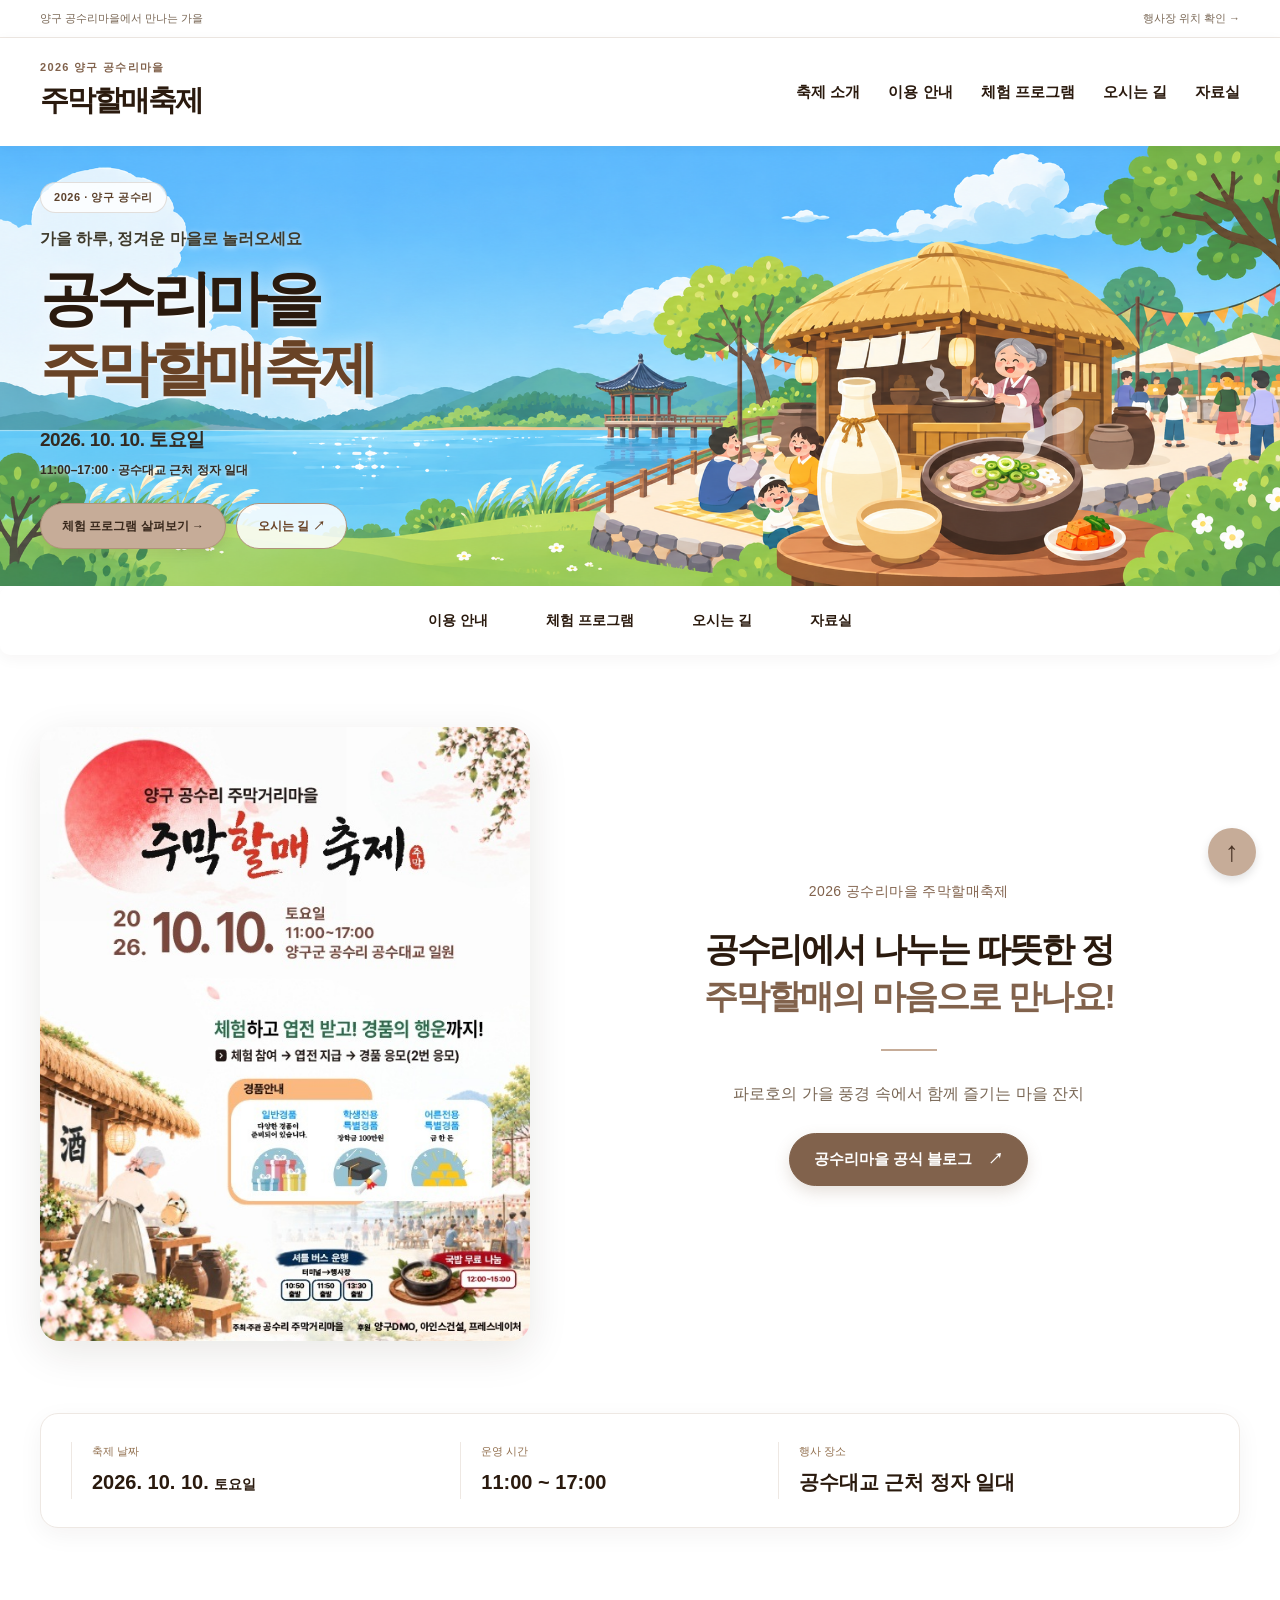
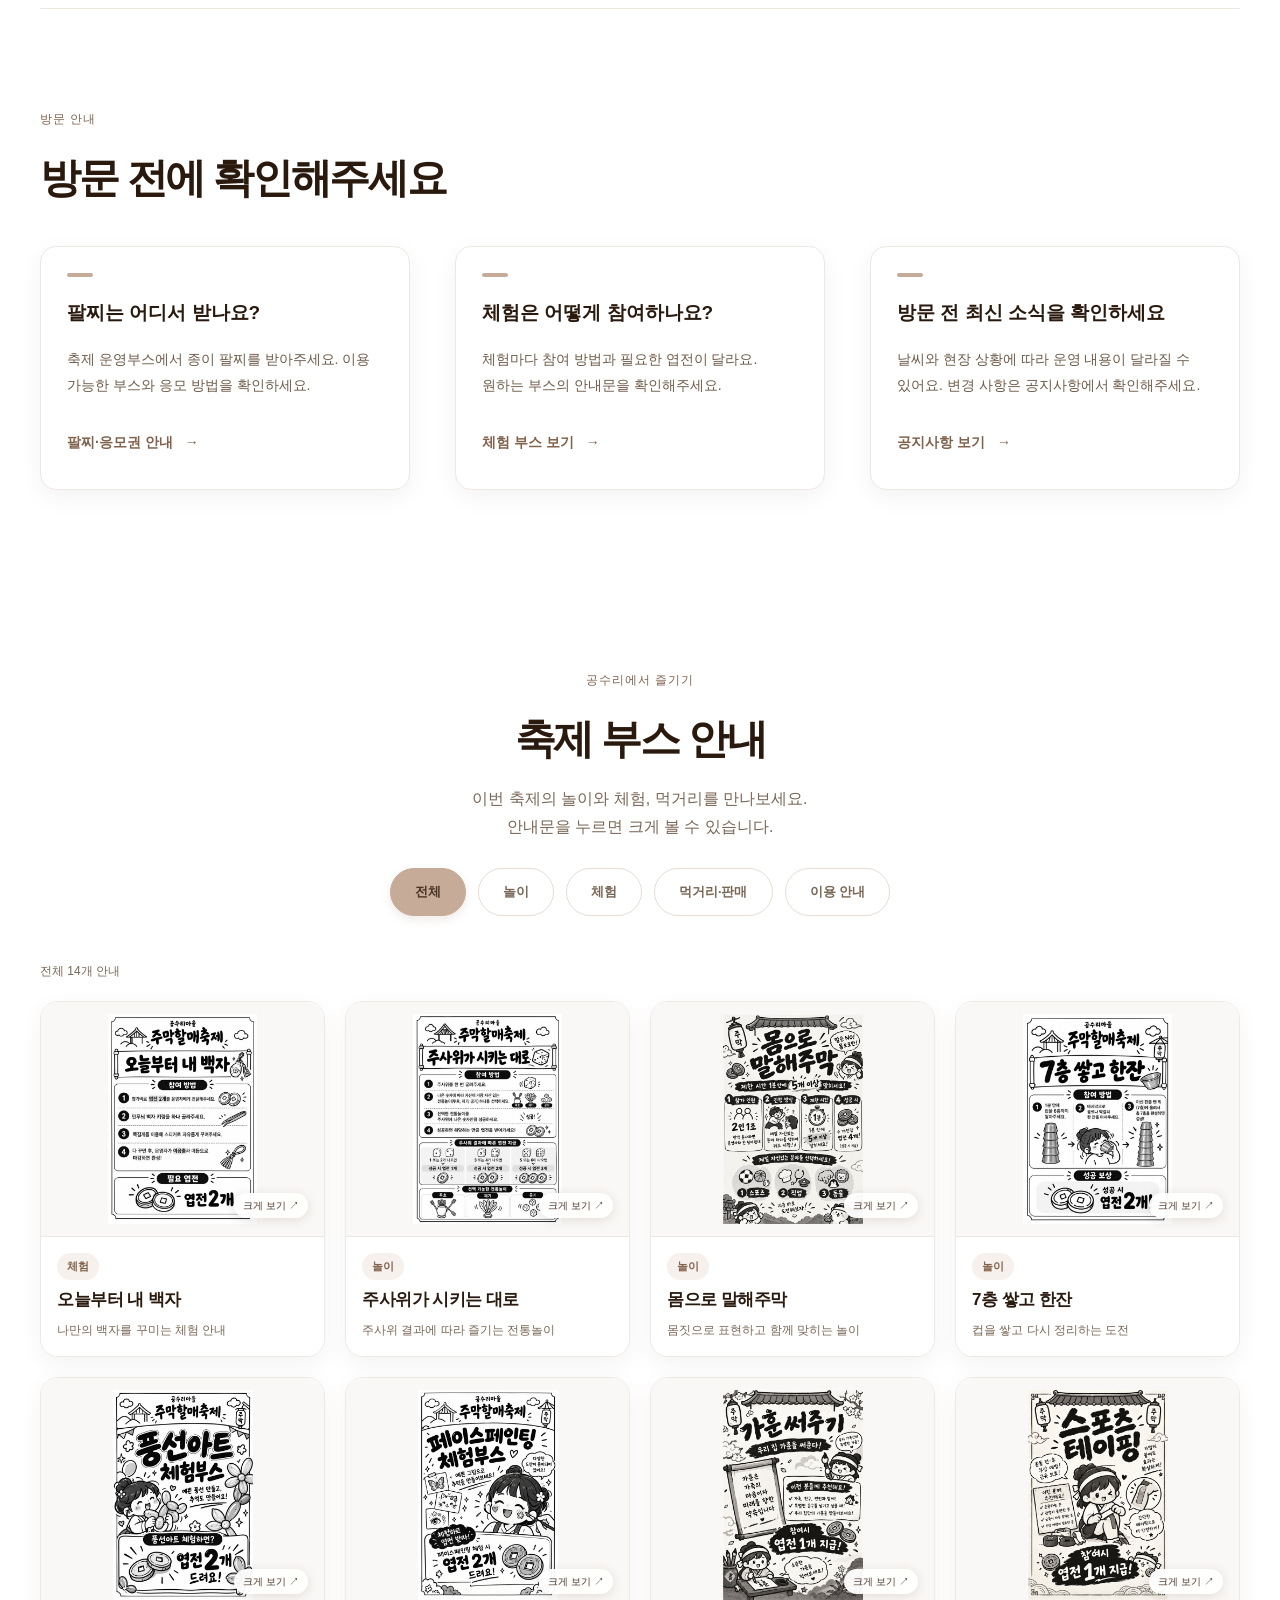
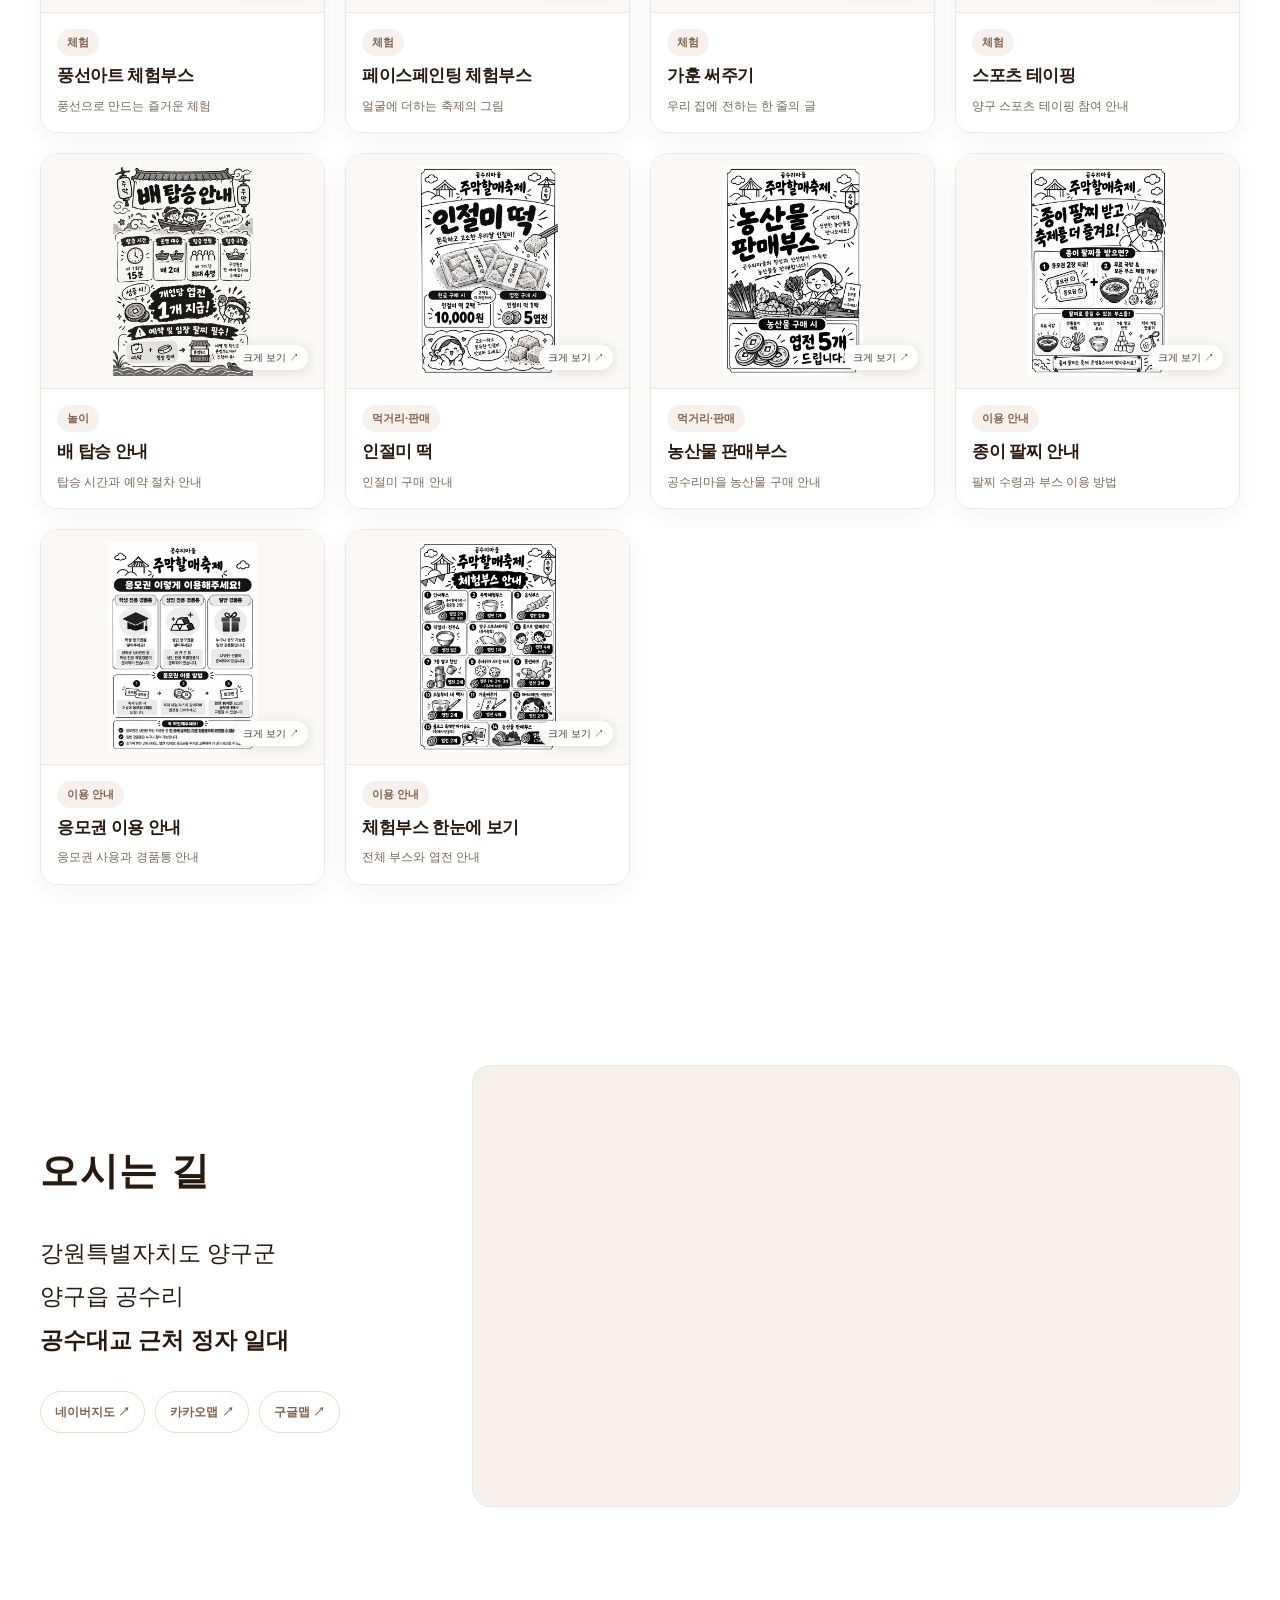
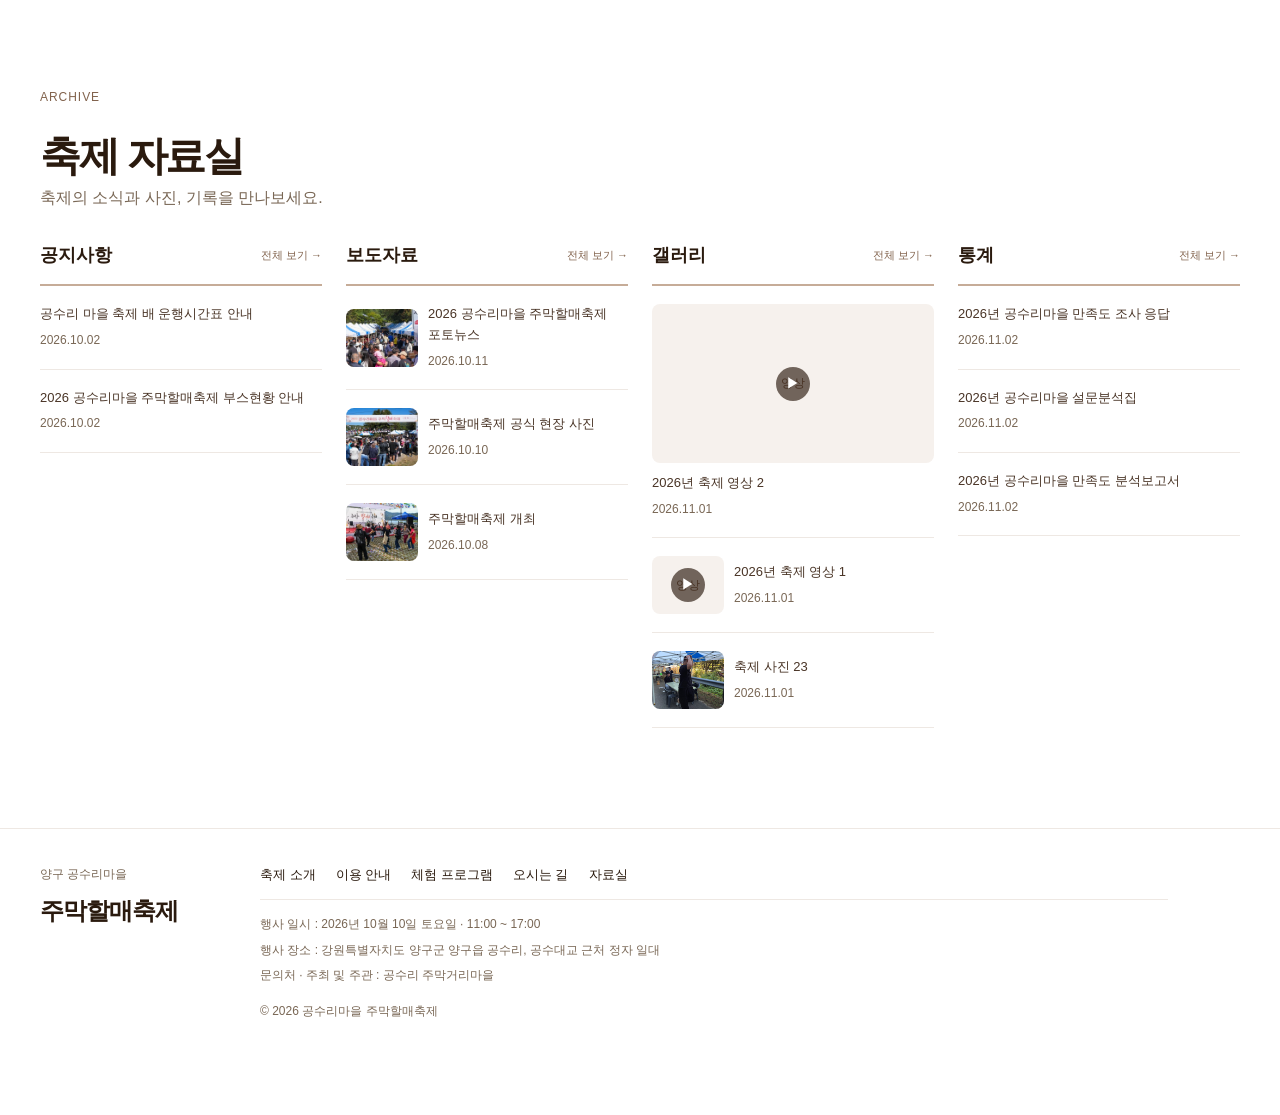
<file: index.html>
<!DOCTYPE html>
<html lang="ko">
<head>
  <meta charset="UTF-8">
  <meta name="viewport" content="width=device-width, initial-scale=1.0">

  <title>2026 공수리마을 주막할매축제</title>

  <meta
    name="description"
    content="2026년 10월 10일 11시부터 17시까지,
    양구 공수대교 근처 정자 일대에서 열리는 주막할매축제."
  >

  <link rel="stylesheet" href="style.css?v=20261102-floating-top">
  <link rel="stylesheet" href="layout.css?v=20261101-white-pastel">
  <link rel="stylesheet" href="ui.css?v=20261105-nav-underline">
  <link rel="stylesheet" href="booths.css?v=20261101-compact">

  <style>
    .village-layout .festival-location { display:grid; grid-template-columns:minmax(0,1fr) minmax(0,2fr); gap:48px; align-items:center; }
    .festival-location .location-copy h2 { margin:0 0 28px; font-size:clamp(28px,3vw,40px); letter-spacing:.04em; }
    .festival-location .location-address { margin:0; font-size:clamp(18px,1.8vw,24px); line-height:1.9; }
    .location-map { min-width:0; overflow:hidden; border:1px solid #eee8e3; border-radius:18px; background:#f6f1ed; }
    .location-map iframe { display:block; width:100%; height:440px; border:0; }
    .location-links { display:flex; flex-wrap:wrap; gap:10px; margin-top:28px; }
    .location-links a { border:1px solid #e7ddd5; border-radius:30px; padding:10px 14px; color:#81624c; background:#fff; font-size:12px; font-weight:700; }
    .location-links a:hover { background:#f6f1ed; border-color:#c6ac98; }
    .kakao-location-preview { display:block; position:relative; background:#fff; }
    .kakao-location-preview img { display:block; width:100%; height:auto; }
    .kakao-location-preview > span { display:block; padding:14px 20px; color:#81624c; font-size:13px; font-weight:700; border-top:1px solid #eee8e3; text-align:right; }
    @media(max-width:750px) {
      .village-layout .festival-location { grid-template-columns:1fr; gap:28px; }
      .location-map iframe { height:340px; }
    }
  .resources-title-row { display:flex; align-items:center; justify-content:flex-start; gap:16px; }
    .resources-title-row h2 { margin:0; }
    .resources-more, .plus-icon { display:inline-grid; place-items:center; flex:0 0 48px; width:48px; height:48px; padding:0; border:0; border-radius:0; background:transparent; color:#493426; box-shadow:none; text-decoration:none; font-size:32px; font-weight:400; line-height:1; }
    .resources-more:hover, .plus-icon:hover { background:transparent; color:#81624c; }
    .resources-more:focus-visible { outline:3px solid #81624c; outline-offset:4px; }
  .about-title-row { display:flex; align-items:center; gap:16px; }
    .about-title-row h2 { margin:0; }
    .about-title-row .plus-icon { display:inline-grid; place-items:center; flex:0 0 40px; width:40px; height:48px; padding:0; border:0; border-radius:0; background:transparent; color:#493426; box-shadow:none; text-decoration:none; font-size:32px; font-weight:400; line-height:1; }
    .about-title-row .plus-icon:hover { color:#81624c; background:transparent; }
    .about-title-row .plus-icon:focus-visible { outline:3px solid #81624c; outline-offset:4px; }

    /* Dropdown navigation for introduction and archive pages. */
    .village-layout .main-nav { align-items:center; overflow:visible; }
    .nav-dropdown { position:relative; }
    .nav-dropdown summary { position:relative; padding:8px 0; list-style:none; cursor:pointer; font-size:15px; font-weight:700; line-height:1.7; white-space:nowrap; }
    .nav-dropdown summary::-webkit-details-marker { display:none; }
    .nav-dropdown[open] summary,.nav-dropdown summary:hover { color:#81624c; }
    .nav-submenu { position:absolute; left:-22px; top:calc(100% + 12px); z-index:60; min-width:248px; padding:18px 0; border:1px solid #eee8e3; background:#fff; box-shadow:0 12px 28px rgb(42 26 14 / 10%); }
    .village-layout .main-nav .nav-submenu a { display:block; padding:14px 22px; font-size:14px; font-weight:400; white-space:nowrap; color:#2a1a0e; }
    .village-layout .main-nav .nav-submenu a::after { display:none; }
    .village-layout .main-nav .nav-submenu a:hover { background:#f6f1ed; color:#81624c; }
    .nav-dropdown summary:focus-visible,.nav-submenu a:focus-visible { outline:2px solid #81624c; outline-offset:3px; }
    .nav-dropdown:last-child .nav-submenu { left:auto; right:0; }
    @media(max-width:650px) {
      .village-layout .main-nav { overflow:visible; flex-wrap:wrap; gap:6px 17px; }
      .nav-dropdown summary { font-size:12px; }
      .nav-submenu { left:0; min-width:220px; top:100%; }
      .village-layout .main-nav .nav-submenu a { padding:13px 18px; font-size:13px; }
    }
.archive-menu{list-style:none;padding:0;margin:20px 0 0;max-width:520px;border-top:1px solid #e7ddd5}.archive-menu li{border-bottom:1px solid #e7ddd5}.archive-menu a{display:flex;align-items:center;justify-content:space-between;gap:24px;padding:14px 4px;color:#493426;text-decoration:none;font-size:15px}.archive-menu a:hover{color:#81624c;background:#faf8f6}.archive-menu a:focus-visible{outline:2px solid #81624c;outline-offset:3px}
    /* Poster and introduction below the main visual. */
    .village-layout #about.festival-overview { display:grid; grid-template-columns:minmax(0,.85fr) minmax(0,1.15fr); align-items:center; gap:48px; padding:72px 0; }
    .festival-poster { margin:0; min-width:0; }
    .festival-poster a { display:block; border-radius:20px; overflow:hidden; box-shadow:0 12px 40px rgb(42 26 14 / 10%); }
    .festival-poster img { display:block; width:100%; height:auto; }
    .festival-overview-copy { min-width:0; }
    .overview-label { display:inline-block; margin:0 0 16px; padding:7px 16px; border-radius:30px; background:#fff0f0; color:#bd3b46; font-size:13px; font-weight:700; letter-spacing:.03em; }
    .festival-overview h2 { margin:0; font-size:clamp(25px,2.65vw,39px); font-weight:900; letter-spacing:-.055em; line-height:1.4; }
    .festival-overview h2 span { color:#cf3c4b; background:linear-gradient(transparent 76%,#fff1d7 76%); }
    .overview-lead { margin:20px 0 26px; color:#796755; font-size:16px; line-height:1.8; }
    .overview-features { display:grid; grid-template-columns:repeat(2,minmax(0,1fr)); gap:14px; }
    .overview-feature { min-width:0; padding:24px 20px; border:1px solid #f1dedb; border-radius:18px; background:#fff; }
    .overview-icon { display:grid; place-items:center; width:46px; height:46px; margin-bottom:16px; border-radius:14px; background:#fff0f0; color:#cf3c4b; font-size:25px; }
    .overview-feature h3 { margin:0 0 10px; font-size:18px; line-height:1.5; }
    .overview-feature p { margin:0; color:#796755; font-size:13px; line-height:1.9; }
    .overview-message { margin-top:22px; padding:22px; border:1px solid #f5e6e1; border-radius:20px; background:#fffaf8; }
    .overview-message p { margin:0; color:#796755; font-size:14px; line-height:1.9; }
    .overview-actions { display:flex; flex-wrap:wrap; gap:12px; margin-top:26px; }
    .overview-button { display:inline-flex; align-items:center; justify-content:center; gap:18px; padding:14px 24px; border:1px solid #cf3c4b; border-radius:40px; font-weight:700; font-size:14px; text-decoration:none; }
    .overview-primary { background:#cf3c4b; color:white; box-shadow:0 6px 16px rgb(207 60 75 / 16%); }
    .overview-secondary { background:white; color:#bd3b46; }
    .overview-button:hover { filter:brightness(.95); }
    .overview-button:focus-visible,.festival-poster a:focus-visible { outline:3px solid #81624c; outline-offset:4px; }
    @media(max-width:950px) {
      .village-layout #about.festival-overview { gap:28px; grid-template-columns:minmax(0,.9fr) minmax(0,1.1fr); }
      .overview-feature { padding:18px 14px; }
      .overview-feature p br { display:none; }
      .overview-button { padding:12px 18px; font-size:13px; }
    }
    @media(max-width:700px) {
      .village-layout #about.festival-overview { grid-template-columns:1fr; padding:48px 0; gap:32px; }
      .festival-poster { width:min(100%,460px); margin:0 auto; }
      .festival-overview h2 { font-size:clamp(25px,6.5vw,34px); }
      .overview-feature h3 { font-size:16px; }
      .overview-message p br { display:none; }
      .overview-actions { gap:10px; }
    }

    .festival-overview-copy { text-align:center; font-family:inherit; }
    .overview-label { background:transparent; color:#81624c; padding:0; margin:0 0 22px; font-size:14px; font-weight:500; letter-spacing:.03em; }
    .festival-overview h2 { color:#2a1a0e; font-family:inherit; font-weight:800; }
    .festival-overview h2 span { color:#81624c; background:none; }
    .overview-divider { width:56px; margin:28px auto; border:0; border-top:2px solid #c6ac98; }
    .overview-lead { margin:0; color:#796755; font-family:inherit; font-size:16px; line-height:1.9; }
  .archive-columns{display:grid;grid-template-columns:repeat(4,minmax(0,1fr));gap:28px;margin-top:28px}.archive-column{min-width:0}.archive-column-heading{display:flex;align-items:center;justify-content:space-between;padding-bottom:14px;border-bottom:2px solid #c6ac98}.archive-column-heading h3{margin:0;font-size:19px}.archive-column-heading>a{padding:0 6px;font-size:25px;color:#81624c;text-decoration:none}.archive-recent{list-style:none;margin:0;padding:0}.archive-recent li{border-bottom:1px solid #eee8e3}.archive-recent a{display:block;padding:15px 0;color:#493426;text-decoration:none}.archive-recent strong{display:block;font-size:14px;font-weight:500;overflow:hidden;text-overflow:ellipsis;white-space:nowrap}.archive-recent time{display:block;margin-top:5px;font-size:12px;color:#796755}.archive-recent a:hover strong{text-decoration:underline}.archive-placeholder{padding:20px 0;color:#796755;font-size:13px}@media(max-width:900px){.archive-columns{grid-template-columns:repeat(2,minmax(0,1fr))}}@media(max-width:520px){.archive-columns{grid-template-columns:1fr}}.official-blog-link{display:inline-flex;align-items:center;gap:16px;margin:14px 0 6px;padding:9px 15px;border:1px solid #c6ac98;border-radius:6px;color:inherit;background:transparent;text-decoration:none;font-size:13px;line-height:1.5;opacity:.85}.official-blog-link:hover{opacity:1;background:rgba(198,172,152,.12)}.official-blog-link:focus-visible{outline:2px solid #81624c;outline-offset:4px}
    .village-layout .back-top { position:fixed; inset:auto calc(24px + env(safe-area-inset-right,0px)) calc(24px + env(safe-area-inset-bottom,0px)) auto; z-index:40; display:flex; align-items:center; justify-content:center; width:48px; height:48px; border-radius:50%; background:#c6ac98; color:#493426; text-decoration:none; line-height:1; box-shadow:0 4px 10px rgb(0 0 0 / 12%); -webkit-tap-highlight-color:transparent; }
    .village-layout .back-top:hover { background:#b99b83; }
    .village-layout .festival-footer .footer-inner { padding-right:72px; }
    .village-layout .festival-footer { padding-bottom:calc(88px + env(safe-area-inset-bottom,0px)); }
    @media(max-width:650px) {
      .village-layout .back-top { right:calc(16px + env(safe-area-inset-right,0px)); bottom:calc(20px + env(safe-area-inset-bottom,0px)); }
      .village-layout .festival-footer .footer-inner { padding-right:60px; }
    }

  .festival-overview-copy .official-blog-link{margin-top:24px;color:#81624c}
    .village-layout .official-blog-link { padding:14px 24px; border:1px solid #81624c; border-radius:30px; background:#81624c; color:#fff; font-size:15px; font-weight:700; opacity:1; box-shadow:0 6px 16px rgb(129 98 76 / 20%); }
    .village-layout .official-blog-link:hover { background:#654b39; border-color:#654b39; color:#fff; }
    .village-layout .official-blog-link:focus-visible { outline:3px solid #81624c; outline-offset:4px; }

    .archive-columns.archive-preview-columns { grid-template-columns:repeat(2,minmax(0,1fr)); gap:40px; }
    .archive-column-heading>.archive-view-all { font-size:13px; padding:6px 0 6px 12px; white-space:nowrap; }
    .archive-preview-columns .archive-recent a { display:flex; align-items:center; gap:16px; padding:18px 0; }
    .archive-thumb { position:relative; display:flex; align-items:center; justify-content:center; flex:0 0 112px; width:112px; height:80px; background:#f6f1ed; border-radius:8px; overflow:hidden; }
    .archive-thumb img,.archive-thumb video { display:block; width:100%; height:100%; object-fit:cover; }
    .archive-thumb-empty { color:#81624c; font-size:12px; }
    .archive-thumb-play { position:absolute; left:50%; top:50%; transform:translate(-50%,-50%); display:grid; place-items:center; width:34px; height:34px; border-radius:50%; color:#fff; background:rgb(42 26 14 / 65%); font-size:14px; }
    .archive-preview-copy { min-width:0; flex:1; }
    .archive-preview-columns .archive-recent strong { white-space:normal; display:-webkit-box; -webkit-line-clamp:2; -webkit-box-orient:vertical; font-size:15px; line-height:1.6; }
    .archive-gallery .archive-recent li:first-child a { flex-direction:column; align-items:stretch; }
    .archive-gallery .archive-recent li:first-child .archive-thumb { width:100%; height:auto; flex:auto; aspect-ratio:16/9; }
    .archive-preview-columns a:focus-visible { outline:2px solid #81624c; outline-offset:4px; }
    @media(max-width:650px) { .archive-columns.archive-preview-columns { grid-template-columns:1fr; gap:32px; } .archive-thumb { flex-basis:96px; width:96px; height:72px; } }
.archive-columns.archive-preview-columns{grid-template-columns:repeat(4,minmax(0,1fr));gap:24px}.archive-text-list .archive-recent a{display:block}.archive-preview-columns .archive-column-heading{gap:8px}.archive-preview-columns .archive-column-heading h3{font-size:18px}.archive-preview-columns .archive-view-all{font-size:11px;white-space:nowrap}.archive-preview-columns .archive-thumb{flex-basis:72px;width:72px;height:58px}.archive-preview-columns .archive-recent a{gap:10px}.archive-preview-columns .archive-recent strong{font-size:13px}@media(max-width:1000px){.archive-columns.archive-preview-columns{grid-template-columns:repeat(2,minmax(0,1fr))}}@media(max-width:650px){.archive-columns.archive-preview-columns{grid-template-columns:1fr}}
    .village-layout .guide-card { display:flex; flex-direction:column; align-items:flex-start; }
    .village-layout .guide-card h3 { line-height:1.5; }
    .village-layout .guide-card p { margin:0 0 24px; }
    .guide-link { display:inline-flex; align-items:center; gap:12px; margin-top:auto; padding:8px 0; color:#81624c; font-size:14px; font-weight:700; text-decoration:none; }
    .guide-link:hover { text-decoration:underline; }
    .guide-link:focus-visible { outline:2px solid #81624c; outline-offset:4px; }
  </style>
  <link rel="stylesheet" href="main-hero.css?v=20261101">
</head>

<body id="top" class="village-layout">
  <a class="skip-link" href="#main">본문 바로가기</a>

  <!-- 상단 작은 안내 -->
  <div class="top-bar">
    <div class="container top-bar-inner">
      <span>양구 공수리마을에서 만나는 가을</span>
      <a href="#location">행사장 위치 확인 →</a>
    </div>
  </div>

  <!-- 로고와 메뉴 -->
  <header class="site-header">
    <div class="container header-inner">
      <a class="brand" href="#top">
        <span class="brand-small">2026 양구 공수리마을</span>
        <span class="brand-title">주막할매축제</span>
      </a>

      <nav class="main-nav" aria-label="주요 메뉴">
        <details class="nav-dropdown">
          <summary data-section="about">축제 소개</summary>
          <div class="nav-submenu">
            <a href="about.html#village">공수리 마을 소개</a>
            <a href="about.html#festival-story">축제 배경 이야기</a>
            <a href="about.html#festival-history">주막할매 축제 역사</a>
            <a href="about.html#greeting">이장님의 말씀</a>
          </div>
        </details>
        <a href="#guide">이용 안내</a>
        <a href="#programs">체험 프로그램</a>
        <a href="#location">오시는 길</a>
        <details class="nav-dropdown">
          <summary data-section="resources">자료실</summary>
          <div class="nav-submenu">
            <a href="board.html#notices">공지사항</a>
            <a href="board.html#press">보도 자료</a>
            <a href="board.html#photos">갤러리</a>
            <a href="board.html#statistics">통계</a>
          </div>
        </details>
      </nav>
    </div>
  </header>

  <main id="main">

    <!-- 큰 홍보 화면 -->
    <section class="hero" aria-labelledby="hero-title">
      <img class="main-festival-art" src="사진/배경/파로호%20호숫가%20막걸리%20축제.png" alt="호숫가 정자와 할머니의 주막, 가족들이 함께 즐기는 공수리마을 축제 일러스트" width="2172" height="724" fetchpriority="high">
      <div class="container hero-inner">
        <div class="hero-copy">
          <p class="hero-label">2026 · 양구 공수리</p>

          <p class="hero-intro">가을 하루, 정겨운 마을로 놀러오세요</p>

          <h1 id="hero-title">
            공수리마을<br>
            <span>주막할매축제</span>
          </h1>

          <p class="hero-event-date"><strong>2026. 10. 10. 토요일</strong><span>11:00–17:00 · 공수대교 근처 정자 일대</span></p>

          <div class="hero-actions">
          <a class="button button-dark" href="#programs">
            체험 프로그램 살펴보기 →
          </a>
          <a class="button button-outline" href="#location">오시는 길 ↗</a>
          </div>
        </div>

      </div>
    </section>

    <!-- 바로가기 -->
    <nav class="container quick-links" aria-label="방문객 바로가기">
      <a href="#guide">
        <span class="quick-number">방문 전</span>
        <strong>이용 안내</strong>
        <span>방문 전에 확인해주세요 →</span>
      </a>

      <a href="#programs">
        <span class="quick-number">즐길거리</span>
        <strong>체험 프로그램</strong>
        <span>어떤 즐거움이 기다릴까요? →</span>
      </a>

      <a href="#location">
        <span class="quick-number">찾아오는 길</span>
        <strong>오시는 길</strong>
        <span>공수리에서 만나요 →</span>
      </a>
          <a href="#resources"><span class="quick-number">축제 기록</span><strong>자료실</strong><span>소식과 사진을 만나보세요 →</span></a>
    </nav>

    <!-- 소개 -->
    <section id="about" class="section container festival-overview" aria-labelledby="overview-title">
      <figure class="festival-poster">
        <a href="assets/about/festival-poster-2026.jpg" target="_blank" rel="noopener noreferrer" aria-label="2026 주막할매축제 포스터 원본 크게 보기">
          <img src="assets/about/festival-poster-2026.jpg" width="585" height="733" loading="lazy" alt="2026 양구 공수리 주막할매축제 포스터. 10월 10일 토요일 11시부터 17시까지 공수대교 일원. 체험 참여와 엽전 지급, 경품 응모, 셔틀버스 운행 및 국밥 무료 나눔 안내.">
        </a>
      </figure>
      <div class="festival-overview-copy">
        <p class="overview-label">2026 공수리마을 주막할매축제</p>
        <h2 id="overview-title">공수리에서 나누는 따뜻한 정<br><span>주막할매의 마음으로 만나요!</span></h2>
        <hr class="overview-divider">
        <p class="overview-lead">파로호의 가을 풍경 속에서 함께 즐기는 마을 잔치</p>
        <a class="official-blog-link" href="https://m.blog.naver.com/gongsurimaeul" target="_blank" rel="noopener noreferrer" aria-label="공수리마을 공식 블로그 새 창에서 보기">공수리마을 공식 블로그 <span aria-hidden="true">↗</span></a>
      </div>
    </section>

    <!-- 운영 정보 띠 -->
    <section class="schedule-bar" aria-label="축제 날짜와 장소">
      <div class="container schedule-inner">
        <div>
          <span class="schedule-label">축제 날짜</span>
          <strong>2026. 10. 10. <small>토요일</small></strong>
        </div>

        <div>
          <span class="schedule-label">운영 시간</span>
          <strong>11:00 ~ 17:00</strong>
        </div>

        <div>
          <span class="schedule-label">행사 장소</span>
          <strong>공수대교 근처 정자 일대</strong>
        </div>
      </div>
    </section>


    <!-- 이용 안내 -->
    <section id="guide" class="section container">
      <div class="section-heading">
        <p class="eyebrow">방문 안내</p>
        <h2>방문 전에 확인해주세요</h2>
      </div>
      <div class="guide-grid">
        <article class="guide-card">
          <h3>팔찌는 어디서 받나요?</h3>
          <p>축제 운영부스에서 종이 팔찌를 받아주세요. 이용 가능한 부스와 응모 방법을 확인하세요.</p>
          <a class="guide-link" href="#programs" data-guide-wristband aria-haspopup="dialog">팔찌·응모권 안내 <span aria-hidden="true">→</span></a>
        </article>
        <article class="guide-card">
          <h3>체험은 어떻게 참여하나요?</h3>
          <p>체험마다 참여 방법과 필요한 엽전이 달라요. 원하는 부스의 안내문을 확인해주세요.</p>
          <a class="guide-link" href="#programs">체험 부스 보기 <span aria-hidden="true">→</span></a>
        </article>
        <article class="guide-card">
          <h3>방문 전 최신 소식을 확인하세요</h3>
          <p>날씨와 현장 상황에 따라 운영 내용이 달라질 수 있어요. 변경 사항은 공지사항에서 확인해주세요.</p>
          <a class="guide-link" href="board.html#notices">공지사항 보기 <span aria-hidden="true">→</span></a>
        </article>
      </div>
    </section>

    <section id="programs" class="program-section booth-section" aria-labelledby="booths-title">
      <div class="container section">
        <div class="section-heading"><p class="eyebrow">공수리에서 즐기기</p><h2 id="booths-title">축제 부스 안내</h2><p>이번 축제의 놀이와 체험, 먹거리를 만나보세요.<br>안내문을 누르면 크게 볼 수 있습니다.</p></div>
        <div class="booth-filters program-filters" role="group" aria-label="부스 종류별 보기"><button type="button" data-booth-filter="전체" class="active" aria-pressed="true">전체</button><button type="button" data-booth-filter="놀이" class="" aria-pressed="false">놀이</button><button type="button" data-booth-filter="체험" class="" aria-pressed="false">체험</button><button type="button" data-booth-filter="먹거리·판매" class="" aria-pressed="false">먹거리·판매</button><button type="button" data-booth-filter="이용 안내" class="" aria-pressed="false">이용 안내</button></div>
        <p class="booth-count" role="status">전체 14개 안내</p>
        <div class="booth-grid">
          <article class="booth-card" data-category="체험">
            <button type="button" class="booth-open" data-booth-index="0" aria-label="오늘부터 내 백자 안내문 크게 보기">
              <span class="booth-image"><img src="assets/booths/KakaoTalk_20261031_164255578.jpg" width="520" height="780" loading="lazy" alt="오늘부터 내 백자 안내문"><span class="booth-enlarge" aria-hidden="true">크게 보기 ↗</span></span>
              <span class="booth-copy"><span class="badge">체험</span><strong>오늘부터 내 백자</strong><span class="booth-description">나만의 백자를 꾸미는 체험 안내</span></span>
            </button>
          </article>
          <article class="booth-card" data-category="놀이">
            <button type="button" class="booth-open" data-booth-index="1" aria-label="주사위가 시키는 대로 안내문 크게 보기">
              <span class="booth-image"><img src="assets/booths/KakaoTalk_20261031_164255578_01.jpg" width="520" height="780" loading="lazy" alt="주사위가 시키는 대로 안내문"><span class="booth-enlarge" aria-hidden="true">크게 보기 ↗</span></span>
              <span class="booth-copy"><span class="badge">놀이</span><strong>주사위가 시키는 대로</strong><span class="booth-description">주사위 결과에 따라 즐기는 전통놀이</span></span>
            </button>
          </article>
          <article class="booth-card" data-category="놀이">
            <button type="button" class="booth-open" data-booth-index="2" aria-label="몸으로 말해주막 안내문 크게 보기">
              <span class="booth-image"><img src="assets/booths/KakaoTalk_20261031_164255578_02.jpg" width="520" height="780" loading="lazy" alt="몸으로 말해주막 안내문"><span class="booth-enlarge" aria-hidden="true">크게 보기 ↗</span></span>
              <span class="booth-copy"><span class="badge">놀이</span><strong>몸으로 말해주막</strong><span class="booth-description">몸짓으로 표현하고 함께 맞히는 놀이</span></span>
            </button>
          </article>
          <article class="booth-card" data-category="놀이">
            <button type="button" class="booth-open" data-booth-index="3" aria-label="7층 쌓고 한잔 안내문 크게 보기">
              <span class="booth-image"><img src="assets/booths/KakaoTalk_20261031_164255578_03.jpg" width="520" height="780" loading="lazy" alt="7층 쌓고 한잔 안내문"><span class="booth-enlarge" aria-hidden="true">크게 보기 ↗</span></span>
              <span class="booth-copy"><span class="badge">놀이</span><strong>7층 쌓고 한잔</strong><span class="booth-description">컵을 쌓고 다시 정리하는 도전</span></span>
            </button>
          </article>
          <article class="booth-card" data-category="체험">
            <button type="button" class="booth-open" data-booth-index="4" aria-label="풍선아트 체험부스 안내문 크게 보기">
              <span class="booth-image"><img src="assets/booths/KakaoTalk_20261031_164255578_10.jpg" width="520" height="780" loading="lazy" alt="풍선아트 체험부스 안내문"><span class="booth-enlarge" aria-hidden="true">크게 보기 ↗</span></span>
              <span class="booth-copy"><span class="badge">체험</span><strong>풍선아트 체험부스</strong><span class="booth-description">풍선으로 만드는 즐거운 체험</span></span>
            </button>
          </article>
          <article class="booth-card" data-category="체험">
            <button type="button" class="booth-open" data-booth-index="5" aria-label="페이스페인팅 체험부스 안내문 크게 보기">
              <span class="booth-image"><img src="assets/booths/KakaoTalk_20261031_164255578_12.jpg" width="520" height="780" loading="lazy" alt="페이스페인팅 체험부스 안내문"><span class="booth-enlarge" aria-hidden="true">크게 보기 ↗</span></span>
              <span class="booth-copy"><span class="badge">체험</span><strong>페이스페인팅 체험부스</strong><span class="booth-description">얼굴에 더하는 축제의 그림</span></span>
            </button>
          </article>
          <article class="booth-card" data-category="체험">
            <button type="button" class="booth-open" data-booth-index="6" aria-label="가훈 써주기 안내문 크게 보기">
              <span class="booth-image"><img src="assets/booths/KakaoTalk_20261031_164255578_09.jpg" width="520" height="780" loading="lazy" alt="가훈 써주기 안내문"><span class="booth-enlarge" aria-hidden="true">크게 보기 ↗</span></span>
              <span class="booth-copy"><span class="badge">체험</span><strong>가훈 써주기</strong><span class="booth-description">우리 집에 전하는 한 줄의 글</span></span>
            </button>
          </article>
          <article class="booth-card" data-category="체험">
            <button type="button" class="booth-open" data-booth-index="7" aria-label="스포츠 테이핑 안내문 크게 보기">
              <span class="booth-image"><img src="assets/booths/KakaoTalk_20261031_164255578_11.jpg" width="520" height="780" loading="lazy" alt="스포츠 테이핑 안내문"><span class="booth-enlarge" aria-hidden="true">크게 보기 ↗</span></span>
              <span class="booth-copy"><span class="badge">체험</span><strong>스포츠 테이핑</strong><span class="booth-description">양구 스포츠 테이핑 참여 안내</span></span>
            </button>
          </article>
          <article class="booth-card" data-category="놀이">
            <button type="button" class="booth-open" data-booth-index="8" aria-label="배 탑승 안내 안내문 크게 보기">
              <span class="booth-image"><img src="assets/booths/KakaoTalk_20261031_164255578_05.jpg" width="520" height="780" loading="lazy" alt="배 탑승 안내 안내문"><span class="booth-enlarge" aria-hidden="true">크게 보기 ↗</span></span>
              <span class="booth-copy"><span class="badge">놀이</span><strong>배 탑승 안내</strong><span class="booth-description">탑승 시간과 예약 절차 안내</span></span>
            </button>
          </article>
          <article class="booth-card" data-category="먹거리·판매">
            <button type="button" class="booth-open" data-booth-index="9" aria-label="인절미 떡 안내문 크게 보기">
              <span class="booth-image"><img src="assets/booths/KakaoTalk_20261031_164255578_07.jpg" width="520" height="780" loading="lazy" alt="인절미 떡 안내문"><span class="booth-enlarge" aria-hidden="true">크게 보기 ↗</span></span>
              <span class="booth-copy"><span class="badge">먹거리·판매</span><strong>인절미 떡</strong><span class="booth-description">인절미 구매 안내</span></span>
            </button>
          </article>
          <article class="booth-card" data-category="먹거리·판매">
            <button type="button" class="booth-open" data-booth-index="10" aria-label="농산물 판매부스 안내문 크게 보기">
              <span class="booth-image"><img src="assets/booths/KakaoTalk_20261031_164255578_08.jpg" width="520" height="780" loading="lazy" alt="농산물 판매부스 안내문"><span class="booth-enlarge" aria-hidden="true">크게 보기 ↗</span></span>
              <span class="booth-copy"><span class="badge">먹거리·판매</span><strong>농산물 판매부스</strong><span class="booth-description">공수리마을 농산물 구매 안내</span></span>
            </button>
          </article>
          <article class="booth-card" data-category="이용 안내">
            <button type="button" class="booth-open" data-booth-index="11" aria-label="종이 팔찌 안내 안내문 크게 보기">
              <span class="booth-image"><img src="assets/booths/KakaoTalk_20261031_164255578_06.jpg" width="520" height="780" loading="lazy" alt="종이 팔찌 안내 안내문"><span class="booth-enlarge" aria-hidden="true">크게 보기 ↗</span></span>
              <span class="booth-copy"><span class="badge">이용 안내</span><strong>종이 팔찌 안내</strong><span class="booth-description">팔찌 수령과 부스 이용 방법</span></span>
            </button>
          </article>
          <article class="booth-card" data-category="이용 안내">
            <button type="button" class="booth-open" data-booth-index="12" aria-label="응모권 이용 안내 안내문 크게 보기">
              <span class="booth-image"><img src="assets/booths/KakaoTalk_20261031_164255578_04.jpg" width="520" height="780" loading="lazy" alt="응모권 이용 안내 안내문"><span class="booth-enlarge" aria-hidden="true">크게 보기 ↗</span></span>
              <span class="booth-copy"><span class="badge">이용 안내</span><strong>응모권 이용 안내</strong><span class="booth-description">응모권 사용과 경품통 안내</span></span>
            </button>
          </article>
          <article class="booth-card" data-category="이용 안내">
            <button type="button" class="booth-open" data-booth-index="13" aria-label="체험부스 한눈에 보기 안내문 크게 보기">
              <span class="booth-image"><img src="assets/booths/KakaoTalk_20261031_164255578_13.jpg" width="520" height="780" loading="lazy" alt="체험부스 한눈에 보기 안내문"><span class="booth-enlarge" aria-hidden="true">크게 보기 ↗</span></span>
              <span class="booth-copy"><span class="badge">이용 안내</span><strong>체험부스 한눈에 보기</strong><span class="booth-description">전체 부스와 엽전 안내</span></span>
            </button>
          </article>
        </div>
      </div>
    </section>
    <dialog class="booth-dialog" aria-labelledby="booth-dialog-title">
      <div class="booth-dialog-header"><h2 id="booth-dialog-title">부스 안내</h2><button type="button" class="booth-close" aria-label="안내문 닫기">닫기 ×</button></div>
      <div class="booth-dialog-body"><img id="booth-full-image" alt=""></div>
      <div class="booth-dialog-footer"><button type="button" class="booth-prev">← 이전</button><a id="booth-original" target="_blank" rel="noopener noreferrer">원본 보기 ↗</a><button type="button" class="booth-next">다음 →</button></div>
    </dialog>

    <!-- 행사장 위치 -->
    <section id="location" class="info-area" aria-labelledby="location-title">
      <div class="container festival-location">
        <div class="location-copy">
          <h2 id="location-title">오시는 길</h2>
          <p class="location-address">
            강원특별자치도 양구군<br>
            양구읍 공수리<br>
            <strong>공수대교 근처 정자 일대</strong>
          </p>
          <nav class="location-links" aria-label="지도 서비스에서 행사장 찾기">
            <a href="https://map.naver.com/p/search/%EC%96%91%EA%B5%AC%20%EA%B3%B5%EC%88%98%EB%8C%80%EA%B5%90" target="_blank" rel="noopener noreferrer">네이버지도 ↗</a>
            <a href="https://map.kakao.com/link/map/1473094165" target="_blank" rel="noopener noreferrer">카카오맵 ↗</a>
            <a href="https://www.google.com/maps/search/?api=1&amp;query=%EC%96%91%EA%B5%AC%20%EA%B3%B5%EC%88%98%EB%8C%80%EA%B5%90" target="_blank" rel="noopener noreferrer">구글맵 ↗</a>
          </nav>
        </div>
        <div class="location-map">
          <iframe
            title="양구 공수대교 위치 — 드래그와 확대·축소가 가능한 구글 지도"
            src="https://maps.google.com/maps?q=%EC%96%91%EA%B5%AC%20%EA%B3%B5%EC%88%98%EB%8C%80%EA%B5%90&amp;output=embed&amp;hl=ko&amp;z=15"
            width="800"
            height="440"
            loading="lazy"
            referrerpolicy="no-referrer-when-downgrade"
            allowfullscreen
          ></iframe>
        </div>
      </div>
    </section>
    <section id="resources" class="section container" aria-labelledby="resources-title">
      <div class="section-heading">
        <p class="eyebrow">ARCHIVE</p>
        <div class="resources-title-row"><h2 id="resources-title">축제 자료실</h2></div>
        <p>축제의 소식과 사진, 기록을 만나보세요.</p>
      </div>
      <div class="archive-columns archive-preview-columns">
<section class="archive-column archive-text-list" aria-labelledby="recent-notices-title"><div class="archive-column-heading"><h3 id="recent-notices-title">공지사항</h3><a class="archive-view-all" href="board.html#notices">전체 보기 →</a></div><ul id="recent-notices" class="archive-recent"><li>자료를 불러오고 있습니다.</li></ul></section>
        <section class="archive-column" aria-labelledby="recent-press-title"><div class="archive-column-heading"><h3 id="recent-press-title">보도자료</h3><a class="archive-view-all" href="board.html#press">전체 보기 →</a></div><ul id="recent-press" class="archive-recent"><li>자료를 불러오고 있습니다.</li></ul></section>
        <section class="archive-column archive-gallery" aria-labelledby="recent-photos-title"><div class="archive-column-heading"><h3 id="recent-photos-title">갤러리</h3><a class="archive-view-all" href="board.html#photos">전체 보기 →</a></div><ul id="recent-photos" class="archive-recent"><li>자료를 불러오고 있습니다.</li></ul></section>
<section class="archive-column archive-text-list" aria-labelledby="recent-statistics-title"><div class="archive-column-heading"><h3 id="recent-statistics-title">통계</h3><a class="archive-view-all" href="board.html#statistics">전체 보기 →</a></div><ul id="recent-statistics" class="archive-recent"><li>자료를 불러오고 있습니다.</li></ul></section>
      </div>
    </section>
  </main>

  <!-- 하단 -->
  <footer class="festival-footer">
    <div class="container footer-inner">
      <a class="footer-brand" href="#top">
        <span>양구 공수리마을</span>
        <strong>주막할매축제</strong>
      </a>

      <div class="footer-content">
        <nav class="footer-links" aria-label="하단 메뉴">
          <a href="#about">축제 소개</a>
          <a href="#guide">이용 안내</a>
          <a href="#programs">체험 프로그램</a>
          <a href="#location">오시는 길</a>
          <a href="#resources">자료실</a>
        </nav>

        <p>행사 일시 : 2026년 10월 10일 토요일 · 11:00 ~ 17:00</p>
        <p>
          행사 장소 : 강원특별자치도 양구군 양구읍 공수리,
          공수대교 근처 정자 일대
        </p>
        <p>문의처 · 주최 및 주관 : 공수리 주막거리마을</p>


        <p class="copyright">© 2026 공수리마을 주막할매축제</p>
      </div>

    </div>
  </footer>
  <a class="back-top" href="#top" aria-label="맨 위로 이동">↑</a>
  <script src="layout.js?v=20261102-archive-nav"></script>
  <script src="booths.js?v=20261101"></script>

  <script>
    (() => {
      const menus = [...document.querySelectorAll('.nav-dropdown')];
      menus.forEach(menu => {
        menu.addEventListener('toggle', () => {
          if (menu.open) menus.forEach(other => { if (other !== menu) other.open = false; });
        });
        menu.querySelectorAll('a').forEach(link => link.addEventListener('click', () => { menu.open = false; }));
      });
      document.addEventListener('click', event => {
        menus.forEach(menu => { if (!menu.contains(event.target)) menu.open = false; });
      });
      document.addEventListener('keydown', event => {
        if (event.key === 'Escape') menus.forEach(menu => {
          if (menu.open) { menu.open = false; menu.querySelector('summary').focus(); }
        });
      });
    })();
  </script>
<script src="archive-preview.js?v=20261102-four-lists" defer></script>

<script>
(() => {
  const backTop = document.querySelector('.back-top');
  if (!backTop) return;
  backTop.addEventListener('click', event => {
    event.preventDefault();
    const reducedMotion = window.matchMedia('(prefers-reduced-motion: reduce)').matches;
    window.scrollTo({top:0, left:0, behavior:reducedMotion ? 'instant' : 'smooth'});
  });
})();
</script>
<script>
document.querySelector('[data-guide-wristband]')?.addEventListener('click', event => {
  const button = document.querySelector('.booth-open[data-booth-index="11"]');
  if (!button || !document.querySelector('.booth-dialog')?.showModal) return;
  event.preventDefault();
  document.querySelector('[data-booth-filter="이용 안내"]')?.click();
  button.click();
});
</script>
</body>
</html>
</file>
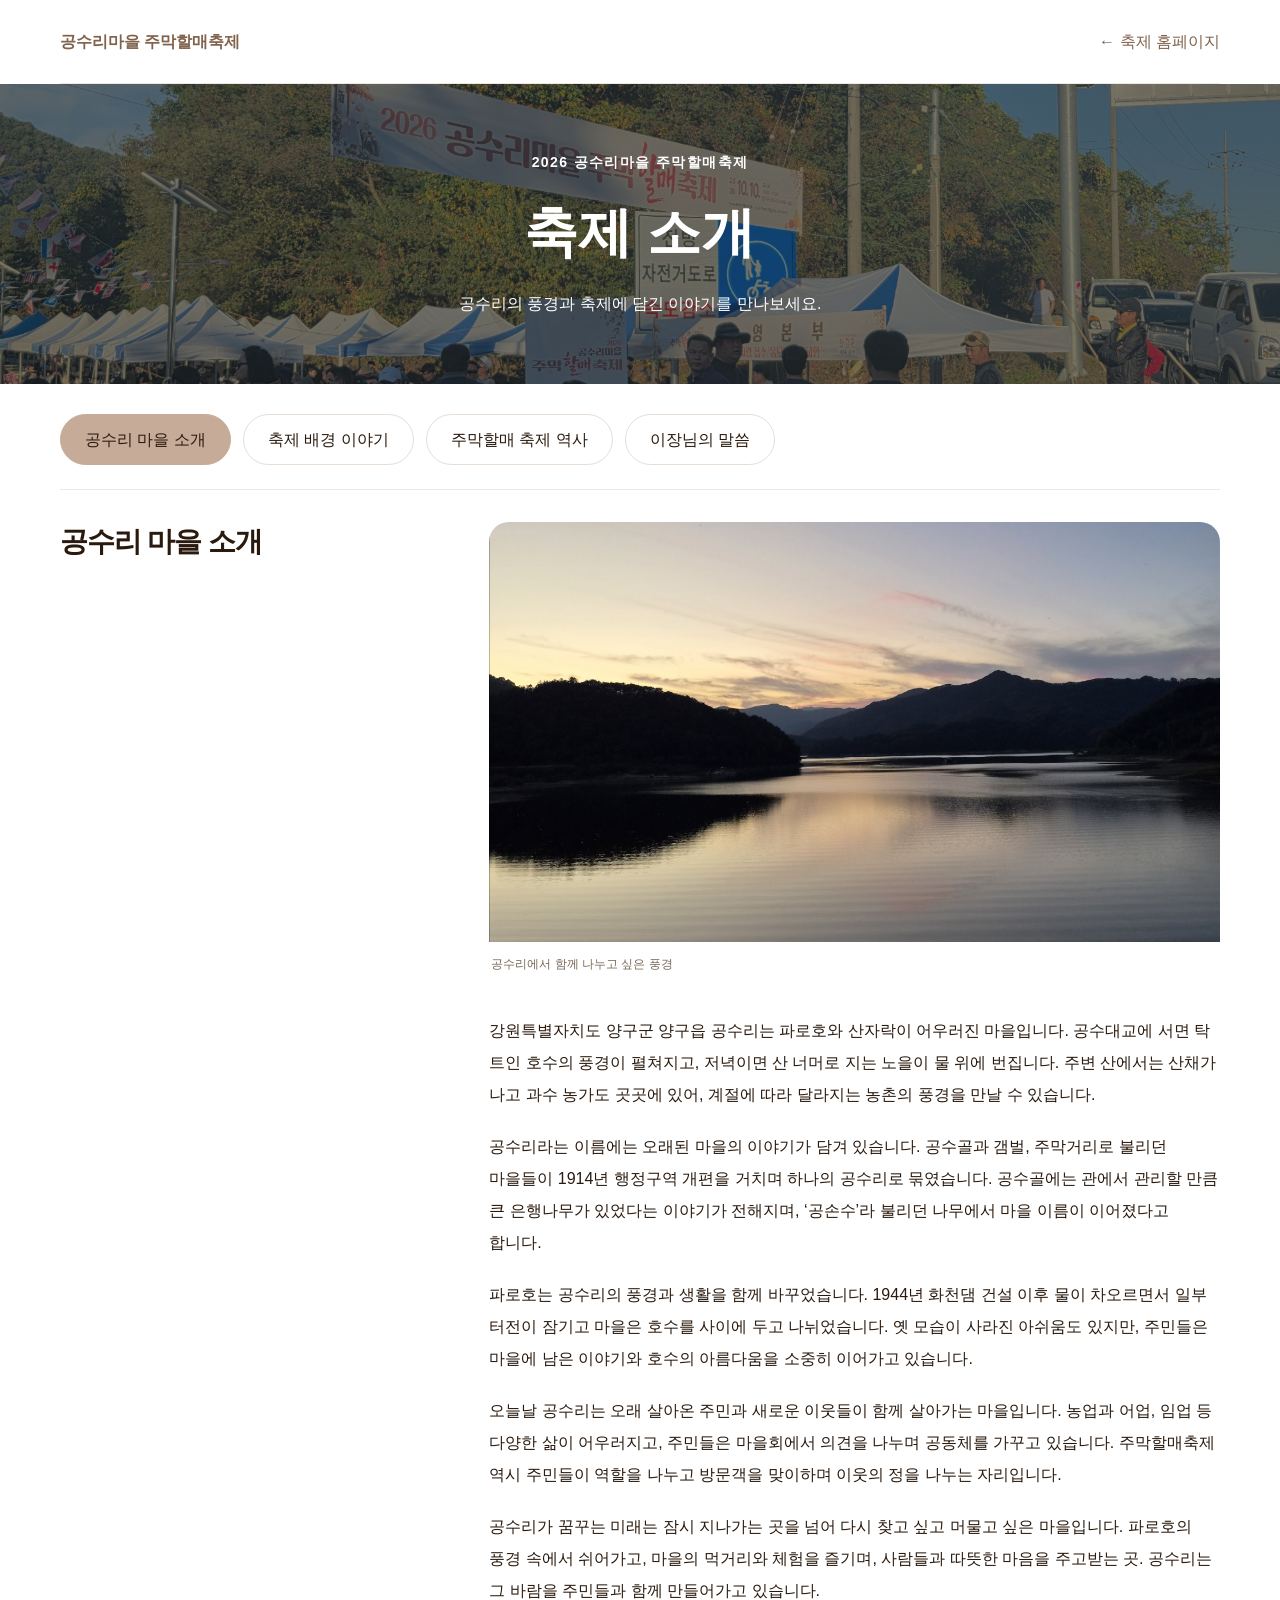
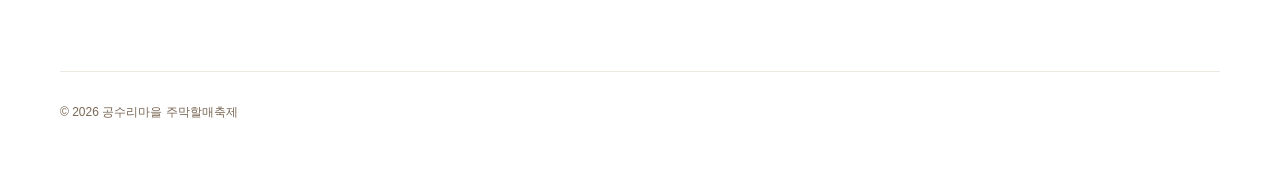
<file: about.html>
<!doctype html>
<html lang="ko"><head><meta charset="utf-8"><meta name="viewport" content="width=device-width,initial-scale=1"><title>공수리 이야기 | 공수리마을 주막할매축제</title><meta name="description" content="파로호의 풍경과 정을 나누는 공수리마을, 주막할매축제의 시작과 이장님 인사말을 소개합니다."><link rel="stylesheet" href="style.css">
<style>
body{background:#fff;color:#2a1a0e}.story-wrap{width:min(1160px,calc(100% - 48px));margin:auto}.story-header{display:flex;justify-content:space-between;align-items:center;gap:24px;padding:28px 0;border-bottom:1px solid #eee8e3}.story-header a{text-decoration:none;color:#81624c}.story-brand{font-weight:700}.story-cover{margin:38px 0 0;overflow:hidden;border-radius:20px}.story-cover img{display:block;width:100%;height:clamp(300px,46vw,540px);object-fit:cover;object-position:center 58%}.story-cover figcaption{font-size:12px;color:#796755;padding:12px 2px;background:#fff}.story-intro{padding:40px 0 30px}.eyebrow{color:#81624c;font-size:12px;letter-spacing:.12em}.story-intro h1{font-size:clamp(34px,5vw,54px);line-height:1.3;letter-spacing:-.05em;margin:14px 0}.story-intro>p:last-child{color:#796755}.story-nav{display:flex;gap:12px;flex-wrap:wrap;padding-bottom:30px;border-bottom:1px solid #eee8e3}.story-nav a{border:1px solid #e7ddd5;border-radius:30px;padding:10px 20px;text-decoration:none;color:#81624c}.story-nav a:hover{background:#f6f1ed}.story-section{display:grid;grid-template-columns:1fr 2fr;gap:64px;padding:64px 0;border-bottom:1px solid #eee8e3;scroll-margin-top:24px}.story-section h2{font-size:28px;line-height:1.45;margin:0;letter-spacing:-.04em}.story-text p{margin:0 0 20px;line-height:2}.story-text p:last-child{margin-bottom:0}.greeting{padding:32px;background:#faf8f6;border:1px solid #eee8e3;border-radius:18px}.greeting-person{color:#796755;font-size:14px;margin-bottom:20px}.draft-label{display:inline-block;margin-bottom:20px;padding:5px 12px;border:1px solid #e7ddd5;border-radius:20px;font-size:12px;color:#81624c}.signature{text-align:right;font-weight:700}.source-note{font-size:12px;color:#796755;margin-top:24px;line-height:1.8}.source-note a{color:inherit}footer{padding:30px 0 50px;font-size:12px;color:#796755}a:focus-visible{outline:3px solid #81624c;outline-offset:4px}
@media(max-width:700px){.story-wrap{width:calc(100% - 40px)}.story-header{align-items:flex-start;flex-direction:column;gap:12px}.story-section{grid-template-columns:1fr;gap:24px;padding:40px 0}.story-section h2{font-size:25px}.greeting{padding:24px}.story-cover{margin-top:24px}.story-nav{gap:8px}.story-nav a{padding:8px 14px;font-size:13px}}
.headman-portrait{margin:24px 0 0;max-width:280px}.headman-portrait img{display:block;width:100%;height:auto;border-radius:16px}.headman-portrait figcaption{margin-top:12px;font-size:14px;color:#796755}.festival-timeline{list-style:none;padding:0 0 0 22px;margin:30px 0 0;border-left:2px solid #e7ddd5}.festival-timeline li{position:relative;padding:0 0 26px 14px}.festival-timeline li:last-child{padding-bottom:0}.festival-timeline li::before{content:"";position:absolute;left:-29px;top:8px;width:12px;height:12px;border-radius:50%;background:#c6ac98}.festival-timeline strong{display:block;margin-bottom:8px;color:#81624c;font-size:20px}.festival-timeline p{margin:0}@media(max-width:700px){.headman-portrait{max-width:220px}}

.story-intro{box-sizing:border-box;width:100vw;margin-left:calc(50% - 50vw);min-height:300px;padding:60px 24px;display:flex;flex-direction:column;align-items:center;justify-content:center;text-align:center;background:linear-gradient(rgb(25 29 27 / 60%),rgb(25 29 27 / 60%)),url("사진/배경/KakaoTalk_20261101_101232154.jpg") center 45% / cover;color:#fff}
.story-intro h1{color:#fff;margin:12px 0;font-size:clamp(36px,5vw,54px);line-height:1.7;letter-spacing:normal}.story-intro p,.story-intro>p:last-child{color:#fff;margin:0}.story-intro .eyebrow{font-size:14px;font-weight:700;letter-spacing:.1em}
.story-nav{padding-top:30px;padding-bottom:24px}.story-nav a{padding:11px 24px;color:#2a1a0e}.story-nav a[aria-current="page"]{background:#c6ac98;border-color:#c6ac98}.story-section[hidden]{display:none}.story-cover{margin:0 0 28px}.story-cover img{height:clamp(260px,38vw,420px)}.story-section{padding-top:32px}
@media(max-width:600px){.story-intro{min-height:240px}.story-nav{gap:8px}.story-nav a{padding:10px 17px}.story-cover{margin-top:0}}

.history-photo-column{min-width:0}.history-preview{position:sticky;top:24px;margin:28px 0 0;border:1px solid #eee8e3;border-radius:16px;overflow:hidden;background:#faf8f6}.history-preview a{display:block}.history-preview img{display:block;width:100%;height:auto;aspect-ratio:4/3;object-fit:contain;background:#f6f1ed}.history-preview figcaption{padding:18px}.history-preview figcaption strong{display:block;font-size:20px;color:#81624c;margin-bottom:8px}.history-preview figcaption span{font-size:13px;color:#796755;line-height:1.7}.festival-timeline .history-year{display:inline-block;margin:0 0 8px;padding:5px 10px;border:1px solid transparent;border-radius:8px;background:transparent;color:#81624c;font:inherit;font-size:20px;font-weight:700;text-align:left;cursor:pointer}.festival-timeline .history-year:hover,.festival-timeline .history-year.is-selected{background:#f6f1ed;border-color:#e7ddd5}.history-year:focus-visible,.history-preview a:focus-visible{outline:3px solid #81624c;outline-offset:3px}
@media(max-width:700px){.history-preview{position:static;max-width:440px;margin-top:20px}.history-preview img{max-height:280px}.festival-timeline .history-year{font-size:18px}}

#festival-history > .story-text > p,
#festival-history .festival-timeline li > p {
  font-family:inherit;
  font-size:inherit;
  font-weight:400;
  color:#2a1a0e;
  line-height:2;
}
</style></head><body><div class="story-wrap"><header class="story-header"><a class="story-brand" href="index.html">공수리마을 주막할매축제</a><a href="index.html#about">← 축제 홈페이지</a></header>
<main>
<div class="story-intro"><p class="eyebrow">2026 공수리마을 주막할매축제</p><h1>축제 소개</h1><p>공수리의 풍경과 축제에 담긴 이야기를 만나보세요.</p></div>
<nav class="story-nav" aria-label="축제 소개 상세 메뉴"><a href="#village">공수리 마을 소개</a><a href="#festival-story">축제 배경 이야기</a><a href="#festival-history">주막할매 축제 역사</a><a href="#greeting">이장님의 말씀</a></nav>
<section class="story-section" id="village" aria-labelledby="village-title"><h2 id="village-title">공수리 마을 소개</h2><div class="story-text"><figure class="story-cover"><img src="assets/about/gongsuri-sunset.jpg" width="1350" height="1800" alt="산자락 너머로 노을이 번지고 잔잔한 물결에 하늘빛이 비치는 풍경"><figcaption>공수리에서 함께 나누고 싶은 풍경</figcaption></figure><p>강원특별자치도 양구군 양구읍 공수리는 파로호와 산자락이 어우러진 마을입니다. 공수대교에 서면 탁 트인 호수의 풍경이 펼쳐지고, 저녁이면 산 너머로 지는 노을이 물 위에 번집니다. 주변 산에서는 산채가 나고 과수 농가도 곳곳에 있어, 계절에 따라 달라지는 농촌의 풍경을 만날 수 있습니다.</p>
<p>공수리라는 이름에는 오래된 마을의 이야기가 담겨 있습니다. 공수골과 갬벌, 주막거리로 불리던 마을들이 1914년 행정구역 개편을 거치며 하나의 공수리로 묶였습니다. 공수골에는 관에서 관리할 만큼 큰 은행나무가 있었다는 이야기가 전해지며, ‘공손수’라 불리던 나무에서 마을 이름이 이어졌다고 합니다.</p>
<p>파로호는 공수리의 풍경과 생활을 함께 바꾸었습니다. 1944년 화천댐 건설 이후 물이 차오르면서 일부 터전이 잠기고 마을은 호수를 사이에 두고 나뉘었습니다. 옛 모습이 사라진 아쉬움도 있지만, 주민들은 마을에 남은 이야기와 호수의 아름다움을 소중히 이어가고 있습니다.</p>
<p>오늘날 공수리는 오래 살아온 주민과 새로운 이웃들이 함께 살아가는 마을입니다. 농업과 어업, 임업 등 다양한 삶이 어우러지고, 주민들은 마을회에서 의견을 나누며 공동체를 가꾸고 있습니다. 주막할매축제 역시 주민들이 역할을 나누고 방문객을 맞이하며 이웃의 정을 나누는 자리입니다.</p>
<p>공수리가 꿈꾸는 미래는 잠시 지나가는 곳을 넘어 다시 찾고 싶고 머물고 싶은 마을입니다. 파로호의 풍경 속에서 쉬어가고, 마을의 먹거리와 체험을 즐기며, 사람들과 따뜻한 마음을 주고받는 곳. 공수리는 그 바람을 주민들과 함께 만들어가고 있습니다.</p></div></section>
<section class="story-section" id="festival-story" aria-labelledby="festival-story-title"><h2 id="festival-story-title">축제 배경 이야기</h2><div class="story-text"><p>공수리 주막할매축제는 마을 어르신들이 전해온 작은 주막의 이야기에서 시작되었습니다.</p>
<p>옛 공수리 주막거리에는 남편을 여의고 홀로 주막을 운영하던 할머니가 계셨다고 합니다. 마을 주민들은 할머니의 농사일을 도왔고, 할머니는 한 해 한 번 국밥과 막걸리를 대접하며 고마운 마음을 전했습니다. 서로의 수고를 알아주고 음식을 나누던 그 기억은 마을의 이야기로 남았습니다.</p>
<p>주민들은 공수리만의 이야기를 찾는 과정에서 주막거리와 주막할매의 기억을 다시 꺼냈습니다. 이웃에게 받은 도움을 따뜻한 한 끼로 돌려주던 마음, 그 나눔을 오늘의 마을에서도 이어가고 싶었습니다. 공수리를 응원해준 분들에게 감사를 전하고, 마을의 풍경과 이야기를 함께 나누려는 뜻이 모여 2023년 첫 주막할매축제가 열렸습니다.</p>
<p>축제를 준비하는 과정도 공수리에는 소중한 변화였습니다. 주민들은 함께 의견을 나누고 역할을 맡으며 서로를 이해하고 배려하는 시간을 쌓아왔습니다. 손님을 맞이하는 하루를 위해 마음을 모으는 일은 이웃의 정과 마을에 대한 자부심을 키우는 계기가 되었습니다.</p>
<p>오늘날 주막할매축제는 먹거리와 체험을 즐기며 주민과 방문객이 어울리는 마을 잔치로 이어지고 있습니다. 옛 주막이 사람들이 쉬어가며 이야기를 나누던 곳이었듯, 축제도 누구나 편안히 머물며 정을 나누는 자리가 되고자 합니다.</p>
<p>주막할매가 건네던 따뜻한 한 그릇처럼, 공수리를 찾는 여러분께 마을의 마음을 전합니다.</p></div></section>
<section class="story-section" id="festival-history" aria-labelledby="festival-history-title"><div class="history-photo-column"><h2 id="festival-history-title">주막할매<br>축제 역사</h2><figure class="history-preview" id="history-preview"><a id="history-photo-link" href="https://blog.naver.com/inyanggu/223247929161" target="_blank" rel="noopener noreferrer" aria-label="2023년 제1회 축제 보도자료 보기"><img id="history-photo" src="assets/press/press-05.jpg" alt="2023년 제1회 주막할매축제 보도 사진" width="480" height="360" loading="lazy"></a><figcaption><strong id="history-photo-year">2023년 · 제1회</strong><span id="history-photo-caption">2023년 축제 블로그 현장 후기</span></figcaption></figure></div><div class="story-text"><p>2023년 첫 문을 연 주막할매축제는 주민들이 함께 준비하고 방문객과 정을 나누는 마을축제로 이어져 왔습니다. 2024년부터는 서울 노원구 대학들과 연합하여, 마을 주민과 대학이 함께 축제를 만들어가고 있습니다.</p><ol class="festival-timeline"><li><button type="button" class="history-year is-selected" data-history-year="2023" aria-pressed="true" aria-controls="history-preview">2023 · 제1회</button><p>주막할매의 나눔 이야기를 바탕으로 첫 축제를 열었습니다.</p></li><li><button type="button" class="history-year" data-history-year="2024" aria-pressed="false" aria-controls="history-preview">2024 · 제2회</button><p>서울 노원구 대학들과의 연합이 시작되었습니다. 주민들의 경험에 대학의 새로운 시선과 아이디어가 더해졌습니다.</p></li><li><button type="button" class="history-year" data-history-year="2025" aria-pressed="false" aria-controls="history-preview">2025 · 제3회</button><p>대학생들의 참여와 공연, 다양한 체험이 어우러져 주민과 방문객이 함께 즐기는 마을 잔치로 이어졌습니다.</p></li><li><button type="button" class="history-year" data-history-year="2026" aria-pressed="false" aria-controls="history-preview">2026 · 제4회</button><p>만들기 체험과 전통놀이, 엽전 경품 응모에 국밥 나눔까지 더해 주막할매의 정을 함께 나누는 축제를 열었습니다.</p></li></ol></div></section>
<section class="story-section" id="greeting" aria-labelledby="greeting-title"><div><h2 id="greeting-title">이장님의 말씀</h2><figure class="headman-portrait"><img src="assets/about/ham-gwangbok.jpg" alt="함광복 공수리마을 이장" width="374" height="500" loading="lazy"><figcaption>공수리마을 이장 함광복</figcaption></figure></div><div><div class="greeting story-text"><p>공수리마을을 찾아주신 여러분, 반갑습니다.<br>공수리마을 이장 함광복입니다.</p>
<p>우리 공수리는 파로호의 잔잔한 물결과 산자락 너머로 지는 노을이 아름다운 마을입니다. 하지만 이 풍경보다 더 소중한 것은 서로를 돕고 정을 나누며 살아가는 주민들의 마음입니다.</p>
<p>옛날 우리 마을 주막거리에는 홀로 주막을 운영하던 할머니가 계셨다고 합니다. 주민들이 농사일을 도와드리면, 할머니는 한 해 한 번 국밥과 막걸리를 대접하며 고마움을 전하셨습니다. 주막할매축제는 그 따뜻한 나눔의 이야기를 오늘에 이어가고자 시작했습니다.</p>
<p>이 축제에는 공수리를 응원해주신 분들께 감사의 마음을 전하고, 우리 마을의 풍경과 이야기를 함께 나누고 싶은 주민들의 뜻이 담겨 있습니다. 함께 준비하고 손님을 맞이하는 과정은 우리 주민들이 서로를 이해하고 한마음이 되는 소중한 시간이기도 합니다.</p>
<p>공수리에 오시면 잠시 발걸음을 늦춰보시기 바랍니다. 파로호를 바라보고, 마을의 먹거리와 체험을 즐기며, 주민들과 정겨운 이야기도 나누어보세요. 이곳에서 보낸 하루가 여러분께 따뜻한 기억으로 남았으면 좋겠습니다.</p>
<p>앞으로도 공수리가 잠시 지나가는 곳을 넘어 다시 찾고 싶고 머물고 싶은 마을이 되도록 주민들과 함께 가꾸겠습니다. 무엇보다 서로를 배려하며 마음을 주고받는, 정이 가는 마을을 만들어가겠습니다.</p>
<p>공수리마을 주막할매축제에 여러분을 초대합니다.<br>고맙습니다.</p><p class="signature">공수리마을 이장 함광복</p></div></div></section>

</main><footer>© 2026 공수리마을 주막할매축제</footer></div>
<script>
(() => {
 const keys=['village','festival-story','festival-history','greeting'];
 const links=[...document.querySelectorAll('.story-nav a')];
 function select(){
   const active=keys.includes(location.hash.slice(1))?location.hash.slice(1):'village';
   keys.forEach(key=>document.getElementById(key).hidden=key!==active);
   links.forEach(link=>{if(link.hash==='#'+active)link.setAttribute('aria-current','page');else link.removeAttribute('aria-current');});
 }
 links.forEach(link=>link.addEventListener('click',event=>{event.preventDefault();history.pushState(null,'',link.hash);select();}));
 addEventListener('hashchange',select);addEventListener('popstate',select);select();
})();
</script><script>
(() => {
 const photos={"2023":{"image":"assets/press/press-05.jpg","year":"2023년 · 제1회","caption":"2023년 축제 블로그 현장 후기","url":"https://blog.naver.com/inyanggu/223247929161"},"2024":{"image":"assets/press/press-14.jpg","year":"2024년 · 제2회","caption":"대학생 참여 축제 현장 기록","url":"https://yanggudmo.co.kr/dmo_news/5964"},"2025":{"image":"assets/press/press-20.jpg","year":"2025년 · 제3회","caption":"제3회 주막할매축제 현장 포토뉴스","url":"https://www.kwnews.co.kr/article/202509280019310"},"2026":{"image":"assets/press/press-36.jpg","year":"2026년 · 제4회","caption":"2026 공수리마을 주막할매축제 포토뉴스","url":"https://www.kwnews.co.kr/article/20261010500096"}};
 const buttons=[...document.querySelectorAll('[data-history-year]')];
 function show(year){
  const item=photos[year];if(!item)return;
  const image=document.getElementById('history-photo');
  image.src=item.image;image.alt=item.year+' 주막할매축제 보도 사진';
  document.getElementById('history-photo-year').textContent=item.year;
  document.getElementById('history-photo-caption').textContent=item.caption;
  const link=document.getElementById('history-photo-link');link.href=item.url;link.setAttribute('aria-label',item.year+' 축제 보도자료 보기');
  buttons.forEach(button=>{const selected=button.dataset.historyYear===year;button.classList.toggle('is-selected',selected);button.setAttribute('aria-pressed',String(selected));});
 }
 buttons.forEach(button=>{
  const activate=()=>show(button.dataset.historyYear);
  button.closest('li').addEventListener('pointerenter',activate);
  button.addEventListener('focus',activate);
  button.addEventListener('click',activate);
 });
})();
</script></body></html>
</file>
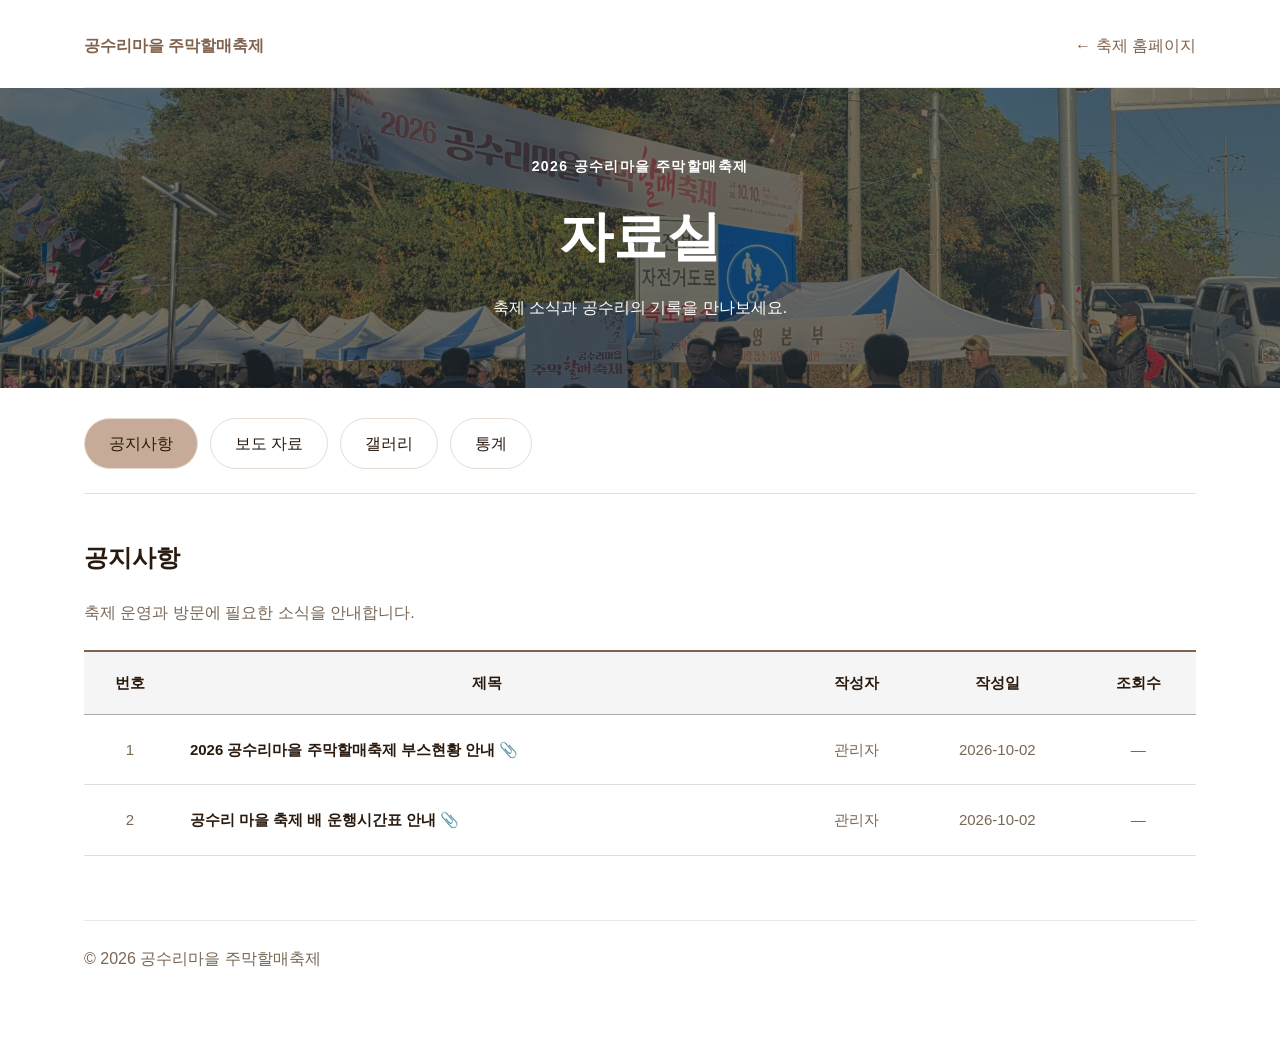
<file: board.html>
<!doctype html><html lang="ko"><head><meta charset="utf-8"><meta name="viewport" content="width=device-width,initial-scale=1"><title>축제 자료실 | 공수리마을 주막할매축제</title><link rel="stylesheet" href="style.css"><style>
body{background:white;color:#2a1a0e}.wrap{max-width:1160px;margin:auto;padding:32px 24px 80px}header{display:flex;justify-content:space-between;gap:20px;border-bottom:1px solid #eee8e3;padding-bottom:28px}header a{text-decoration:none;color:#81624c}.intro{padding:56px 0 24px}.intro h1{font-size:clamp(32px,5vw,48px);margin:12px 0}.intro p,.panel>p{color:#796755}.eyebrow{font-size:12px;letter-spacing:.12em}.tabs{display:flex;gap:12px;flex-wrap:wrap;border-bottom:1px solid #e7ddd5;padding-bottom:24px}.tabs a{padding:11px 24px;border:1px solid #e7ddd5;border-radius:30px;text-decoration:none}.tabs a[aria-current=page]{background:#c6ac98}.panel{padding-top:28px}.panel[hidden]{display:none}.grid{display:grid;grid-template-columns:repeat(3,minmax(0,1fr));gap:24px;margin-top:28px}.card{margin:0;border:1px solid #eee8e3;border-radius:16px;overflow:hidden}.copy{padding:22px}.copy h3{font-size:19px;margin:8px 0}.copy p{color:#796755}.copy a{display:inline-block;color:#81624c;margin-top:12px}.card img{display:block;width:100%;aspect-ratio:4/3;object-fit:cover}.card iframe{display:block;width:100%;aspect-ratio:16/9;border:0}.value{font-size:34px;display:block;color:#81624c}.empty{grid-column:1/-1;padding:44px 20px;text-align:center;background:#faf8f6;border-radius:16px;color:#796755}a:focus-visible{outline:3px solid #81624c;outline-offset:4px}footer{margin-top:64px;padding-top:24px;border-top:1px solid #eee8e3;color:#796755}
@media(max-width:800px){.grid{grid-template-columns:repeat(2,minmax(0,1fr))}}@media(max-width:520px){.grid{grid-template-columns:1fr}header{flex-direction:column}.tabs{gap:8px}.tabs a{padding:10px 17px}}
.press-tools{display:flex;align-items:center;gap:12px;flex-wrap:wrap;margin:24px 0}.press-tools select{font:inherit;padding:10px 32px 10px 14px;border:1px solid #e7ddd5;border-radius:8px;background:white;color:#2a1a0e}.press-tools span{color:#796755;font-size:14px}.press-tag{display:block;font-size:12px;color:#81624c;margin-bottom:10px}.copy small{display:block;color:#796755}.copy .press-source{font-size:13px;margin:8px 0}.copy a{margin-right:16px;overflow-wrap:anywhere}.copy h3,.copy p{overflow-wrap:anywhere}.archive-note{font-size:14px;line-height:1.7}.grid{align-items:start}/* Archive cards share the festival booth layout. */
:is(#press,#photos) .grid { grid-template-columns:repeat(4,minmax(0,1fr)); gap:20px; }
:is(#press,#photos) .card { min-width:0; background:#fff; border:1px solid #eee8e3; border-radius:18px; box-shadow:0 7px 24px rgb(42 26 14 / 5%); overflow:hidden; }
:is(#press,#photos) .archive-image { display:block; padding:12px; background:#faf8f6; border-bottom:1px solid #eee8e3; }
:is(#press,#photos) .archive-image img { display:block; width:100%; height:210px; aspect-ratio:auto; object-fit:contain; }
:is(#press,#photos) .card iframe { height:210px; aspect-ratio:auto; background:#faf8f6; border-bottom:1px solid #eee8e3; }
:is(#press,#photos) .copy { display:flex; flex-direction:column; align-items:flex-start; gap:8px; padding:16px; }
:is(#press,#photos) .copy h3 { font-size:17px; line-height:1.4; letter-spacing:-.5px; margin:0; }
:is(#press,#photos) .copy p { font-size:12px; color:#796755; margin:0; }
:is(#press,#photos) .copy small { font-size:11px; color:#81624c; }
:is(#press,#photos) .copy a { font-size:12px; margin-top:4px; }
@media(max-width:1100px) { :is(#press,#photos) .grid { grid-template-columns:repeat(3,minmax(0,1fr)); gap:18px; } }
@media(max-width:800px) { :is(#press,#photos) .grid { grid-template-columns:repeat(2,minmax(0,1fr)); gap:16px; } }
@media(max-width:600px) {
 :is(#press,#photos) .grid { grid-template-columns:repeat(2,minmax(0,1fr)); gap:12px; }
 :is(#press,#photos) .card { border-radius:13px; }
 :is(#press,#photos) .archive-image { padding:8px; }
 :is(#press,#photos) .archive-image img,:is(#press,#photos) .card iframe { height:150px; }
 :is(#press,#photos) .copy { padding:12px; gap:7px; }
 :is(#press,#photos) .copy h3 { font-size:14px; letter-spacing:-.4px; }
 :is(#press,#photos) .copy p,:is(#press,#photos) .copy a { font-size:11px; line-height:1.6; }
}
.press-year-heading{grid-column:1/-1;display:flex;align-items:center;gap:12px;margin:32px 0 0;padding:0 0 16px;border-bottom:2px solid #c6ac98;font-size:25px;color:#2a1a0e}.press-year-heading:first-child{margin-top:0}.press-year-heading span{font-size:13px;font-weight:400;color:#796755}@media(max-width:600px){.press-year-heading{font-size:22px;margin-top:24px}}
.intro{box-sizing:border-box;width:100vw;margin-left:calc(50% - 50vw);min-height:300px;padding:60px 24px;display:flex;flex-direction:column;align-items:center;justify-content:center;text-align:center;background:linear-gradient(rgb(25 29 27 / 60%),rgb(25 29 27 / 60%)),url("사진/배경/KakaoTalk_20261101_101232154.jpg") center 45% / cover;color:#fff}
.intro h1{color:#fff;margin:12px 0;font-size:clamp(36px,5vw,54px)}.intro p{color:#fff;margin:0}.intro .eyebrow{font-size:14px;font-weight:700;letter-spacing:.1em}.tabs{padding-top:30px}
.notice-table-wrap{margin-top:24px;overflow-x:auto}.notice-table{width:100%;border-collapse:collapse;border-top:2px solid #81624c;font-size:15px}.notice-table th{background:#f5f5f5;padding:18px 14px;border-bottom:1px solid #aaa;text-align:center;white-space:nowrap}.notice-table td{padding:22px 14px;border-bottom:1px solid #ddd;text-align:center;color:#796755}.notice-table th:nth-child(2){width:56%}.notice-table td:nth-child(2){text-align:left;color:#2a1a0e}.notice-title{display:inline;text-align:left;border:0;padding:0;background:transparent;color:inherit;font:inherit;font-weight:600;cursor:pointer}.notice-title:hover{text-decoration:underline}.notice-title:focus-visible{outline:2px solid #81624c;outline-offset:4px}.notice-table .notice-body td{text-align:left;background:#faf8f6;padding:26px;color:#2a1a0e}.notice-body p{white-space:pre-wrap;line-height:1.9;margin:0 0 16px}.notice-body a{display:inline-block;margin-right:20px;color:#81624c}.notice-body img{display:block;max-width:100%;height:auto;margin:18px 0}.notice-empty{padding:48px!important}.visually-hidden{position:absolute;width:1px;height:1px;padding:0;margin:-1px;overflow:hidden;clip:rect(0,0,0,0);white-space:nowrap;border:0}
@media(max-width:600px){.intro{min-height:240px}.notice-table{font-size:13px;min-width:560px}.notice-table th,.notice-table td{padding:16px 10px}.notice-table th:nth-child(2){width:46%}}
#photos .grid{grid-template-columns:repeat(3,minmax(0,1fr));gap:20px}#photos .archive-image{padding:0;border:0;background:#faf8f6}#photos .archive-image img{width:100%;height:auto;aspect-ratio:4/3;object-fit:contain}#photos .card{border-radius:12px;box-shadow:none}@media(max-width:800px){#photos .grid{grid-template-columns:repeat(2,minmax(0,1fr));gap:12px}}@media(max-width:520px){#photos .grid{grid-template-columns:1fr}}#photos .card video{display:block;width:100%;height:auto;aspect-ratio:4/3;object-fit:contain;background:#171310}
#press .press-thumbnail{position:relative;display:flex;align-items:center;justify-content:center;height:180px;padding:8px;overflow:hidden;background:#faf8f6;text-decoration:none}
#press .press-thumbnail img{display:block;width:100%;height:100%;aspect-ratio:auto;object-fit:contain}
#press .press-thumbnail-empty{display:flex;align-items:center;justify-content:center;width:100%;height:100%;color:#81624c;font-size:15px;letter-spacing:.04em;background:#f6f1ed}
#press .press-play{position:absolute;left:50%;top:50%;transform:translate(-50%,-50%);display:grid;place-items:center;width:48px;height:48px;border-radius:50%;color:white;background:rgb(42 26 14 / 75%);font-size:20px;pointer-events:none}
#press .press-thumbnail:hover{background:#f0e8e1}#press .copy h3 a{font-size:inherit;font-weight:inherit;line-height:inherit;color:inherit;margin:0;text-decoration:none}#press .copy h3 a:hover{text-decoration:underline}
@media(max-width:600px){#press .press-thumbnail{height:140px;padding:6px}#press .press-play{width:38px;height:38px;font-size:16px}}

header .board-home-brand { color:#81624c; font-weight:700; text-decoration:none; }
</style><script src="board.js?v=20261102-gallery" defer></script></head><body><div class="wrap"><header><a class="board-home-brand" href="index.html" aria-label="공수리마을 주막할매축제 홈으로">공수리마을 주막할매축제</a><a href="index.html#resources">← 축제 홈페이지</a></header><main><div class="intro"><p class="eyebrow">2026 공수리마을 주막할매축제</p><h1>자료실</h1><p>축제 소식과 공수리의 기록을 만나보세요.</p></div><nav class="tabs" aria-label="자료실 게시판"><a href="#notices" data-section="notices" aria-current="page">공지사항</a><a href="#press" data-section="press">보도 자료</a><a href="#photos" data-section="photos">갤러리</a><a href="#statistics" data-section="statistics">통계</a></nav><p id="status" role="status">자료를 불러오고 있습니다.</p>
<section id="notices" class="panel" aria-labelledby="notices-title"><h2 id="notices-title">공지사항</h2><p>축제 운영과 방문에 필요한 소식을 안내합니다.</p><div class="notice-table-wrap"><table class="notice-table"><caption class="visually-hidden">축제 공지사항 목록</caption><thead><tr><th scope="col">번호</th><th scope="col">제목</th><th scope="col">작성자</th><th scope="col">작성일</th><th scope="col">조회수</th></tr></thead><tbody id="notices-list"></tbody></table></div></section>
<section id="press" class="panel" hidden aria-labelledby="press-title"><h2 id="press-title">보도 자료</h2><p>2023~2026년의 언론 보도와 방송·공연 영상, 축제 기획 및 운영 기록을 모았습니다.</p><p class="archive-note">공수리 주막할매축제의 소식과 기록을 연도별로 만나보세요.</p><div class="press-tools"><label for="press-year">연도</label><select id="press-year"><option value="all">전체 연도</option></select><span id="press-count" role="status"></span></div><div id="press-list" class="grid"></div></section>
<section id="photos" class="panel" aria-labelledby="photos-title" hidden><h2 id="photos-title">갤러리</h2><p>연도별로 모은 축제의 사진과 영상을 만나보세요.</p><div class="press-tools"><label for="photos-year">연도</label><select id="photos-year"><option value="all">전체 연도</option></select><span id="photos-count" role="status"></span></div><div id="photos-list" class="grid"></div></section>
<section id="statistics" class="panel" aria-labelledby="statistics-title" hidden><h2 id="statistics-title">통계</h2><p>방문객과 프로그램 참여 현황 등 축제의 기록을 확인하세요.</p><div class="press-tools"><label for="statistics-year">연도</label><select id="statistics-year"><option value="all">전체 연도</option></select><span id="statistics-count" role="status"></span></div><div id="statistics-list" class="grid"></div></section><noscript><p>게시물을 보려면 자바스크립트를 켜주세요.</p></noscript></main><footer>© 2026 공수리마을 주막할매축제</footer></div></body></html>
</file>
<file: style.css>
/* 공통 색상 */
:root {
  --cream: #ffffff;
  --paper: #ffffff;
  --ink: #2a1a0e;
  --orange: #81624c;
  --green: #81624c;
  --line: #e7ddd5;
  --navy: #2a1a0e;
}

/* 기본 설정 */
* {
  box-sizing: border-box;
}

html {
  scroll-behavior: smooth;
  scroll-padding-top: 24px;
}

body {
  margin: 0;
  color: var(--ink);
  background: var(--paper);
  font-family: "Malgun Gothic", "맑은 고딕", sans-serif;
  line-height: 1.7;
  word-break: keep-all;
  overflow-wrap: anywhere;
}

a {
  color: inherit;
  text-decoration: none;
}

h1, h2, h3, p {
  margin-top: 0;
}

.container {
  width: min(1200px, 90%);
  margin: 0 auto;
}

a:focus-visible,
summary:focus-visible {
  outline: 3px solid var(--orange);
  outline-offset: 5px;
}

/* 키보드 사용자용 본문 바로가기 */
.skip-link {
  position: fixed;
  top: -100px;
  left: 15px;
  z-index: 10;
  padding: 12px 18px;
  background: var(--navy);
  color: white;
}

.skip-link:focus {
  top: 15px;
}

/* 상단 안내 */
.top-bar {
  background: var(--green);
  color: white;
  font-size: 12px;
}

.top-bar-inner {
  display: flex;
  justify-content: space-between;
  gap: 15px;
  padding: 9px 0;
}

/* 로고와 메뉴 */
.site-header {
  background: white;
  border-bottom: 1px solid var(--line);
}

.header-inner {
  display: flex;
  align-items: center;
  justify-content: space-between;
  gap: 30px;
  padding: 22px 0;
}

.brand-small {
  display: block;
  font-size: 12px;
  color: var(--orange);
  font-weight: 700;
}

.brand-title {
  display: block;
  font-size: 27px;
  font-weight: 900;
  letter-spacing: -1.5px;
}

.main-nav {
  display: flex;
  flex-wrap: wrap;
  gap: 10px 28px;
}

.main-nav a {
  padding: 8px 0;
  font-size: 15px;
  font-weight: 700;
}

.main-nav a:hover {
  color: var(--orange);
}

/* 큰 홍보 화면 */
.hero {
  position: relative;
  isolation: isolate;
  overflow: hidden;
  background-color: #ffffff;
  background-image:
    linear-gradient(90deg, rgb(255 255 255 / 8%) 0%, rgb(255 255 255 / 12%) 40%, rgb(255 255 255 / 88%) 72%, rgb(255 255 255 / 96%) 100%),
    url("사진/배경/KakaoTalk_20261101_101232154.jpg");
  background-size: cover;
  background-position: 75% center;
  background-repeat: no-repeat;
}

.hero-inner {
  position: relative;
  z-index: 1;
  display: grid;
  grid-template-columns: minmax(0, 1fr);
  justify-items: end;
  align-items: center;
  min-height: 580px;
  padding: 70px 0 100px;
}

.hero-copy {
  width: min(100%, 470px);
  text-align: right;
}

.hero-label {
  font-size: 12px;
  font-weight: 800;
  letter-spacing: 2px;
  color: var(--orange);
}

.hero-intro {
  margin: 22px 0 12px;
  font-size: 19px;
  font-weight: 700;
}

.hero h1 {
  margin-bottom: 24px;
  font-size: clamp(40px, 5vw, 68px);
  line-height: 1.2;
  letter-spacing: -3px;
}

.hero h1 span {
  color: var(--orange);
}

.hero-description {
  margin-bottom: 30px;
  font-size: 17px;
}

/* 공통 버튼 */
.button {
  display: inline-block;
  padding: 13px 22px;
  border-radius: 6px;
  font-size: 14px;
  font-weight: 700;
}

.button-dark {
  background: var(--green);
  color: white;
}

.button-dark:hover {
  background: #6e503c;
}

/* 운영 정보 */
.schedule-bar {
  background: var(--green);
  color: white;
}

.schedule-inner {
  display: grid;
  grid-template-columns: 1fr 0.8fr 1.2fr;
  gap: 30px;
  padding: 26px 0;
}

.schedule-inner > div {
  padding-left: 20px;
  border-left: 1px solid rgb(255 255 255 / 30%);
}

.schedule-label {
  display: block;
  margin-bottom: 4px;
  color: #2a1a0e;
  font-size: 12px;
}

.schedule-inner strong {
  font-size: 21px;
}

.schedule-inner small {
  font-size: 14px;
}

/* 바로가기 */
.quick-links {
  display: grid;
  grid-template-columns: repeat(4, minmax(0, 1fr));
  margin-top: 35px;
  border: 1px solid var(--line);
  border-radius: 10px;
  overflow: hidden;
}

.quick-links a {
  padding: 24px;
}

.quick-links a + a {
  border-left: 1px solid var(--line);
}

.quick-links a:hover {
  background: var(--cream);
}

.quick-links strong,
.quick-links span {
  display: block;
}

.quick-number {
  margin-bottom: 8px;
  color: var(--orange);
  font-size: 13px;
  font-weight: 800;
}

.quick-links strong {
  font-size: 18px;
}

.quick-links span:last-child {
  margin-top: 5px;
  color: #796755;
  font-size: 12px;
}

/* 섹션 공통 */
.section {
  padding-top: 90px;
  padding-bottom: 90px;
}

.eyebrow {
  margin-bottom: 10px;
  color: var(--orange);
  font-size: 12px;
  font-weight: 800;
  letter-spacing: 2px;
}

.section-heading h2 {
  margin-bottom: 18px;
  font-size: clamp(27px, 3.5vw, 38px);
  line-height: 1.4;
  letter-spacing: -1px;
}

.section-heading > p:last-child {
  color: #796755;
}

.about-description {
  max-width: 850px;
  margin-bottom: 0;
  color: #6f5b48;
  font-size: 17px;
}

/* 프로그램 카드 */
.program-section {
  background: var(--cream);
}

.program-grid {
  display: grid;
  grid-template-columns: repeat(3, minmax(0, 1fr));
  gap: 24px;
  margin-top: 30px;
}

.program-card {
  overflow: hidden;
  border: 1px solid var(--line);
  border-radius: 4px;
  background: white;
}

.card-cover {
  position: relative;
  min-height: 185px;
  padding: 30px;
  overflow: hidden;
}

.card-cover > span:first-child {
  display: block;
  font-size: 13px;
}

.card-cover strong {
  display: block;
  margin-top: 8px;
  font-size: 30px;
  letter-spacing: -1px;
}

.cover-number {
  position: absolute;
  right: 12px;
  bottom: -30px;
  font-size: 100px;
  font-weight: 900;
  opacity: 0.12;
}

.cover-craft {
  background: #ffffff;
  color: #745038;
}

.cover-drink {
  background: #ffffff;
  color: #745038;
}

.cover-story {
  background: #c6ac98;
  color: #745038;
}

.card-body {
  padding: 25px;
}

.badge {
  display: inline-block;
  padding: 4px 10px;
  border-radius: 20px;
  background: #ffffff;
  font-size: 12px;
  font-weight: 700;
}

.card-body h3 {
  margin: 16px 0 12px;
  font-size: 21px;
  line-height: 1.5;
}

.card-body > p {
  color: #6f5b48;
  font-size: 14px;
}

.card-note {
  padding-top: 15px;
  border-top: 1px solid var(--line);
  color: #796755;
  font-size: 12px;
}

.pending-program {
  margin-top: 25px;
  padding: 20px 24px;
  border: 1px dashed #d9c0a0;
  border-radius: 8px;
}

.pending-program strong {
  color: var(--orange);
  font-size: 14px;
}

.pending-program p {
  margin: 5px 0 0;
  font-size: 14px;
}

/* 이용 안내 */
.guide-grid {
  display: grid;
  grid-template-columns: repeat(3, minmax(0, 1fr));
  gap: 24px;
}

.guide-card {
  padding: 24px;
  border-top: 3px solid var(--green);
  background: #ffffff;
}

.guide-card h3 {
  font-size: 18px;
}

.guide-card p {
  margin-bottom: 0;
  color: #6f5b48;
  font-size: 14px;
}

/* 공지와 위치 */
.info-area {
  padding: 60px 0;
  background: #ffffff;
}

.info-grid {
  display: grid;
  grid-template-columns: 1fr 1fr;
  gap: 30px;
}

.info-panel {
  min-width: 0;
  padding: 32px;
  border: 1px solid var(--line);
  border-radius: 10px;
  background: white;
}

.info-panel h2 {
  font-size: 27px;
}

.notice-item {
  padding: 15px 0;
  border-top: 1px solid var(--line);
}

.notice-item summary {
  cursor: pointer;
  font-size: 14px;
  font-weight: 700;
}

.notice-item p {
  margin: 12px 0 0;
  color: #796755;
  font-size: 13px;
}

.location-panel {
  background: #ffffff;
}

.location-address {
  margin: 24px 0;
  font-size: 17px;
}

.location-panel > p:not(.eyebrow):not(.location-address) {
  color: #796755;
  font-size: 13px;
}

/* 하단 */
.festival-footer {
  padding: 35px 0 max(96px, calc(96px + env(safe-area-inset-bottom, 0px)));
  background: var(--navy);
  color: white;
}

.footer-inner {
  display: grid;
  grid-template-columns: 190px minmax(0, 1fr);
  gap: 30px;
}

.footer-brand span {
  display: block;
  color: #ffffff;
  font-size: 12px;
}

.footer-brand strong {
  display: block;
  margin-top: 6px;
  font-size: 24px;
  letter-spacing: -1px;
}

.footer-links {
  display: flex;
  flex-wrap: wrap;
  gap: 10px 20px;
  padding-bottom: 13px;
  margin-bottom: 14px;
  border-bottom: 1px solid #72543b;
  font-size: 13px;
}

.footer-links a:hover {
  text-decoration: underline;
}

.footer-content p {
  margin-bottom: 5px;
  color: #ffffff;
  font-size: 12px;
}

.footer-content .copyright {
  margin-top: 16px;
  color: #f6f1ed;
}

.back-top {
  position: fixed;
  right: calc(24px + env(safe-area-inset-right, 0px));
  bottom: calc(24px + env(safe-area-inset-bottom, 0px));
  z-index: 40;
  display: flex;
  align-items: center;
  justify-content: center;
  width: 48px;
  height: 48px;
  background: white;
  color: var(--navy);
  font-size: 28px;
}

.back-top:focus-visible {
  outline: 3px solid #81624c;
  outline-offset: 4px;
}

.festival-footer a:focus-visible {
  outline-color: #81624c;
}

.resources-list {
  padding: 0;
  margin: 24px 0 0;
  list-style: none;
  border-top: 2px solid var(--green);
}

.resource-item {
  display: flex;
  flex-wrap: wrap;
  align-items: center;
  justify-content: space-between;
  gap: 20px;
  padding: 24px 0;
  border-bottom: 1px solid var(--line);
}

.resource-item > div { flex: 1 1 240px; min-width: 0; }
.resource-item h3 { margin: 0 0 4px; font-size: 19px; }
.resource-item time { color: #796755; font-size: 13px; }
.resource-item p { margin: 8px 0 0; color: #6f5b48; font-size: 14px; }
#resources-status { color: #6f5b48; }

/* 태블릿과 작은 화면 */
@media (max-width: 1000px) {
  .header-inner {
    flex-direction: column;
    align-items: flex-start;
    gap: 15px;
  }

  .main-nav {
    gap: 8px 22px;
  }

  .quick-links {
    grid-template-columns: repeat(2, minmax(0, 1fr));
  }

  .quick-links a:nth-child(3) {
    border-left: 0;
  }

  .quick-links a:nth-child(n + 3) {
    border-top: 1px solid var(--line);
  }

  .program-grid,
  .guide-grid {
    grid-template-columns: 1fr;
  }
}

/* 휴대폰 */
@media (max-width: 650px) {
  .top-bar-inner > span {
    display: none;
  }

  .top-bar-inner {
    justify-content: flex-end;
  }

  .brand-title {
    font-size: 25px;
  }

  .main-nav {
    gap: 6px 16px;
  }

  .main-nav a {
    font-size: 13px;
  }

  .hero-inner {
    grid-template-columns: 1fr;
    min-height: auto;
    padding: 50px 0 85px;
  }

  .hero h1 {
    letter-spacing: -2px;
  }

  .hero-intro {
    font-size: 15px;
  }

  .hero-description {
    font-size: 14px;
  }

  .hero {
    background-image:
      linear-gradient(90deg, rgb(255 255 255 / 40%) 0%, rgb(255 255 255 / 86%) 45%, rgb(255 255 255 / 95%) 100%),
      url("사진/배경/KakaoTalk_20261101_101232154.jpg");
  }

  .schedule-inner {
    grid-template-columns: 1fr;
    gap: 18px;
  }

  .schedule-inner strong {
    font-size: 19px;
  }

  .quick-links a {
    padding: 18px;
  }

  .quick-links strong {
    font-size: 16px;
  }

  .section {
    padding-top: 50px;
    padding-bottom: 50px;
  }

  .about-description {
    font-size: 15px;
  }

  .info-grid {
    grid-template-columns: 1fr;
  }

  .info-panel {
    padding: 24px;
  }

  .footer-inner {
    grid-template-columns: minmax(0, 1fr);
    gap: 22px;
  }

  .footer-brand {
    grid-column: 1;
    grid-row: 1;
  }

  .back-top {
    right: calc(16px + env(safe-area-inset-right, 0px));
    bottom: calc(16px + env(safe-area-inset-bottom, 0px));
  }

  .footer-content {
    grid-column: 1 / -1;
    grid-row: 2;
  }
}

@media (prefers-reduced-motion: reduce) {
  html {
    scroll-behavior: auto;
  }
}


/* Quiet neutral surfaces with related warm accents. */
.top-bar { background:#ffffff; color:#796755; border-bottom:1px solid #eee8e3; }
.schedule-bar { background:white; color:#2a1a0e; border-bottom:1px solid #eee8e3; }
.schedule-label { color:#92704f; }
.schedule-inner > div { border-color:#eee8e3; }
.program-section, .info-area { background:#ffffff; }
.cover-craft, .cover-drink, .cover-story { background:white; color:#2a1a0e; border-top:2px solid #d8b58d; }
.card-cover > span:first-child { color:#92704f; }
.cover-number { color:#c6ac98; opacity:.18; }
.guide-card { background:transparent; border-top:1px solid #d8b58d; }
.info-panel, .location-panel { background:white; }
.badge { background:#ffffff; color:#745038; }
.card-note { border-top-color:#eee8e3; }
.quick-number { color:#81624c; }
.quick-links a:hover { background:#ffffff; }
.button-dark { background:#81624c; }
.button-dark:hover { background:#6e503c; }
</file>
<file: layout.css>
/* Village festival: open layouts and restrained warm accents. */
.village-layout { background:#fff; }
.village-layout .container { width:min(1240px,calc(100% - 80px)); }
.village-layout .top-bar { background:#ffffff; font-size:11px; }
.village-layout .header-inner { padding:25px 0; gap:40px; }
.village-layout .brand-title { font-size:29px; letter-spacing:-2px; }
.village-layout .brand-small { font-size:11px; letter-spacing:.12em; }
.village-layout .main-nav { gap:28px; }
.village-layout .main-nav a { font-size:14px; }
.village-layout .site-header { border-bottom:1px solid #eee8e3; }
.village-layout .hero { display:grid; grid-template-columns:56% 44%; background:#ffffff; }
.hero-photo { background:url('사진/배경/KakaoTalk_20261101_101232154.jpg') center 42% / cover no-repeat; min-height:580px; }
.village-layout .hero-inner { width:100%; min-height:580px; display:flex; align-items:center; padding:60px clamp(30px,4vw,75px); }
.village-layout .hero-copy { width:100%; text-align:left; }
.village-layout .hero-label { font-size:12px; letter-spacing:.12em; color:#81624c; }
.village-layout .hero-intro { font-size:16px; font-weight:400; margin-top:28px; }
.village-layout .hero h1 { font-size:clamp(36px,4.25vw,65px); letter-spacing:-.065em; line-height:1.22; margin:18px 0 28px; }
.village-layout .hero h1 span { color:#81624c; }
.village-layout .hero-description { font-size:14px; line-height:1.9; color:#796755; }
.village-layout .button { border-radius:0; padding:13px 20px; }
.village-layout .quick-links { margin:0 auto; border:0; box-shadow:none; border-bottom:1px solid #eee8e3; }
.village-layout .quick-links a { padding:28px 20px; background:white; }
.village-layout .quick-links a:first-child { padding-left:0; }
.village-layout .quick-links a + a { border:0; }
.village-layout .quick-number { font-size:10px; font-weight:400; color:#92704f; margin-bottom:8px; }
.village-layout .quick-links strong { font-size:19px; }
.village-layout .quick-links span:last-child { margin-top:8px; color:#796755; }
.village-layout .section { padding-top:100px; padding-bottom:100px; }
.village-layout #about { display:grid; grid-template-columns:1fr 1fr; align-items:end; gap:90px; }
.village-layout .eyebrow { color:#81624c; font-size:12px; font-weight:500; letter-spacing:.08em; margin-bottom:22px; }
.village-layout .section-heading h2 { font-size:clamp(29px,3.2vw,44px); letter-spacing:-.055em; line-height:1.35; font-weight:800; }
.village-layout .about-description { font-size:16px; line-height:2; padding-bottom:20px; }
.village-layout .schedule-bar { background:#ffffff; border-top:1px solid #eee8e3; border-bottom:1px solid #eee8e3; }
.village-layout .schedule-inner { padding:30px 0; }
.village-layout .schedule-label { color:#92704f; font-size:11px; }
.village-layout .schedule-inner strong { font-size:20px; }
.village-layout .program-section { background:white; }
.village-layout .program-section .section-heading { margin-bottom:35px; }
.program-filters { display:flex; flex-wrap:wrap; gap:10px; margin:32px 0 40px; }
.program-filters button { border:1px solid #e7ddd5; border-radius:30px; background:white; padding:11px 22px; font:inherit; font-size:13px; color:#796755; cursor:pointer; }
.program-filters button.active { border-color:#81624c; background:#81624c; color:white; }
.program-filters button:focus-visible { outline:2px solid #81624c; outline-offset:4px; }
.village-layout .program-grid { display:block; margin:0; }
.village-layout .program-card { display:grid; grid-template-columns:32% 1fr; border:0; border-top:1px solid #e7ddd5; border-radius:0; padding:38px 0; gap:65px; overflow:visible; }
.village-layout .program-card[hidden] { display:none; }
.village-layout .card-cover { background:transparent; border:0; min-height:0; padding:0; overflow:visible; }
.village-layout .card-cover>span:first-child { color:#92704f; font-size:12px; }
.village-layout .card-cover strong { font-size:30px; line-height:1.3; margin:12px 0 0; letter-spacing:-1.5px; }
.village-layout .cover-number { position:static; display:block; font-size:12px; color:#92704f; opacity:1; margin-top:25px; }
.village-layout .card-body { padding:0; display:grid; grid-template-columns:1fr 210px; column-gap:30px; }
.village-layout .badge { padding:0; background:none; border-radius:0; font-size:11px; color:#81624c; }
.village-layout .card-body h3 { grid-column:1; font-size:21px; margin:10px 0 15px; }
.village-layout .card-body>p { grid-column:1; font-size:14px; line-height:1.9; margin-bottom:0; }
.village-layout .card-note { grid-column:2; grid-row:1 / 4; align-self:center; padding:0 0 0 25px; border:0; border-left:1px solid #eee8e3; line-height:1.9; font-size:12px; }
.village-layout .pending-program { border:0; border-top:1px solid #e7ddd5; border-radius:0; padding:25px 0; margin:0; }
.village-layout #guide { border-top:1px solid #eee8e3; }
.village-layout .guide-grid { gap:45px; margin-top:40px; }
.village-layout .guide-card { padding:25px 0 0; background:transparent; border-top:1px solid #d8b58d; }
.village-layout .guide-card h3 { font-size:19px; }
.village-layout .guide-card p { line-height:1.9; }
.village-layout .info-area { background:#ffffff; padding:80px 0; }
.village-layout .info-grid { gap:75px; }
.village-layout .info-panel { padding:0; border:0; border-radius:0; background:transparent; }
.village-layout .info-panel h2 { font-size:32px; letter-spacing:-1.5px; }
.village-layout .notice-item { padding:20px 0; }
.village-layout .location-address { font-size:20px; line-height:1.8; }
.village-layout .festival-footer { background:#2a1a0e; }
@media(max-width:1050px) {
 .village-layout .header-inner { gap:20px; }
 .village-layout .main-nav { gap:18px; }
 .village-layout .hero-inner { padding:40px 30px; }
 .village-layout .hero h1 { font-size:42px; }
 .village-layout .hero-description br { display:none; }
 .village-layout .card-body { grid-template-columns:1fr; }
 .village-layout .card-note { grid-column:1; grid-row:auto; margin-top:20px; padding:15px 0 0; border:0; border-top:1px solid #eee8e3; }
}
@media(max-width:650px) {
 .village-layout .container { width:calc(100% - 40px); }
 .village-layout .header-inner { padding:20px 0 16px; }
 .village-layout .main-nav { gap:12px 19px; }
 .village-layout .main-nav a { font-size:12px; }
 .village-layout .hero { grid-template-columns:1fr; }
 .hero-photo { min-height:0; aspect-ratio:1.65; background-position:center 42%; }
 .village-layout .hero-inner { min-height:0; padding:34px 24px 40px; }
 .village-layout .hero-intro { margin-top:18px; font-size:14px; }
 .village-layout .hero h1 { font-size:43px; margin:14px 0 20px; }
 .village-layout .hero-description { font-size:13px; }
 .village-layout .quick-links { grid-template-columns:repeat(2,1fr); }
 .village-layout .quick-links a { padding:22px 12px; }
 .village-layout .quick-links a:first-child { padding-left:12px; }
 .village-layout .quick-links a:nth-child(n+3) { border-top:1px solid #eee8e3; }
 .village-layout .quick-links strong { font-size:16px; }
 .village-layout .quick-links span:last-child { font-size:10px; }
 .village-layout .section { padding-top:60px; padding-bottom:60px; }
 .village-layout #about { grid-template-columns:1fr; gap:18px; }
 .village-layout .about-description { font-size:14px; padding-bottom:0; }
 .village-layout .schedule-inner { gap:18px; }
 .village-layout .schedule-inner>div { display:flex; gap:18px; align-items:baseline; }
 .village-layout .schedule-label { min-width:50px; }
 .village-layout .schedule-inner strong { font-size:16px; }
 .program-filters { gap:7px; margin-bottom:25px; }
 .program-filters button { padding:8px 12px; font-size:11px; }
 .village-layout .program-card { grid-template-columns:1fr; gap:24px; padding:28px 0; }
 .village-layout .card-cover strong { font-size:28px; }
 .village-layout .cover-number { display:none; }
 .village-layout .card-body h3 { font-size:19px; }
 .village-layout .guide-grid { gap:24px; }
 .village-layout .info-area { padding:60px 0; }
 .village-layout .info-grid { grid-template-columns:1fr; gap:55px; }
}
</file>
<file: ui.css>
/* Soft festival UI, adapted to the village's warm neutral palette. */
.village-layout { --ui-accent:#81624c; --ui-soft:#f6f1ed; --ui-border:#eee8e3; --ui-shadow:0 7px 24px rgb(42 26 14 / 5%); }
.village-layout .site-header { position:sticky; top:0; z-index:30; box-shadow:0 2px 12px rgb(42 26 14 / 4%); border-bottom:0; }
.village-layout .header-inner { padding:20px 0; }
.village-layout .main-nav a { position:relative; font-size:15px; }
.village-layout .main-nav > a::after,.village-layout .main-nav > .nav-dropdown > summary::after { content:""; position:absolute; bottom:0; left:0; width:0; height:2px; background:var(--ui-accent); transition:width .2s; }
.village-layout .main-nav > a:hover::after,.village-layout .main-nav > a.is-current::after,
.village-layout .main-nav > .nav-dropdown > summary:hover::after,
.village-layout .main-nav > .nav-dropdown > summary.is-current::after,
.village-layout .main-nav > .nav-dropdown[open] > summary::after { width:24px; }
.village-layout .hero { margin:24px auto 0; width:min(1320px,calc(100% - 48px)); border-radius:22px; overflow:hidden; background:#ffffff; }
.village-layout .hero-photo { min-height:540px; }
.village-layout .hero-inner { min-height:540px; }
.village-layout .hero-label { display:inline-block; border:1px solid #e0d0c4; background:#ffffff; padding:6px 13px; border-radius:30px; font-size:11px; letter-spacing:.05em; }
.village-layout .hero-intro { margin-top:20px; }
.village-layout .hero h1 { font-weight:900; }
.village-layout .hero-actions { display:flex; flex-wrap:wrap; gap:12px; align-items:center; }
.village-layout .button { border-radius:50px; padding:14px 24px; font-size:13px; font-weight:700; border:1px solid var(--ui-accent); transition:background .2s,box-shadow .2s,transform .2s; }
.village-layout .button-dark { background:var(--ui-accent); color:white; box-shadow:0 5px 12px rgb(128 99 77 / 13%); }
.village-layout .button-outline { background:transparent; color:var(--ui-accent); }
.village-layout .button:hover { transform:translateY(-2px); box-shadow:0 7px 15px rgb(128 99 77 / 12%); }
.village-layout .button:focus-visible { outline:2px solid var(--ui-accent); outline-offset:4px; }
.village-layout .quick-links { position:sticky; top:var(--header-height,95px); z-index:25; background:white; display:flex; justify-content:center; gap:38px; width:100%; padding:0 24px; border:0; box-shadow:0 5px 14px rgb(42 26 14 / 4%); }
.village-layout .quick-links a,.village-layout .quick-links a:first-child { position:relative; padding:23px 10px; border:0; }
.village-layout .quick-number,.village-layout .quick-links span:last-child { display:none; }
.village-layout .quick-links strong { font-size:14px; font-weight:700; }
.village-layout .quick-links a::after { content:""; position:absolute; left:50%; bottom:10px; width:0; height:3px; border-radius:3px; background:var(--ui-accent); transform:translateX(-50%); transition:width .2s; }
.village-layout .quick-links a:hover,.village-layout .quick-links a.is-current { color:var(--ui-accent); background:transparent; }
.village-layout .quick-links a:hover::after,.village-layout .quick-links a.is-current::after { width:23px; }
.village-layout .section { scroll-margin-top:calc(var(--header-height,95px) + 70px); }
.village-layout #programs { scroll-margin-top:calc(var(--header-height,95px) + 70px); }
.village-layout #about { padding:90px 0; }
.village-layout .section-heading h2 { font-weight:900; }
.village-layout .about-description { background:#ffffff; border-radius:18px; padding:28px 30px; margin:0; font-size:15px; }
.village-layout .schedule-bar { width:min(1240px,calc(100% - 80px)); margin:0 auto 80px; border:1px solid var(--ui-border); border-radius:18px; background:#fff; box-shadow:var(--ui-shadow); }
.village-layout .schedule-inner { width:100%; padding:28px 30px; }
.village-layout .program-section { background:#ffffff; }
.village-layout .program-section>.section { padding-top:80px; }
.village-layout .program-section .section-heading { text-align:center; margin-bottom:25px; }
.program-filters { justify-content:center; margin:28px 0 45px; gap:12px; }
.program-filters button { border:1px solid #e7ddd5; padding:12px 24px; background:white; font-weight:700; transition:background .2s,box-shadow .2s; }
.program-filters button.active { background:var(--ui-accent); border-color:var(--ui-accent); box-shadow:0 4px 10px rgb(128 99 77 / 12%); }
.program-filters button:hover:not(.active) { background:var(--ui-soft); border-color:#c6ac98; }
.village-layout .program-grid { display:grid; grid-template-columns:repeat(3,minmax(0,1fr)); gap:24px; align-items:stretch; }
.village-layout .program-card { display:flex; flex-direction:column; padding:28px; gap:24px; border:1px solid #eee8e3; border-radius:18px; background:white; box-shadow:var(--ui-shadow); }
.village-layout .program-card[hidden] { display:none; }
.village-layout .card-cover { position:relative; padding:0 0 22px; border-bottom:1px solid var(--ui-border); }
.village-layout .card-cover strong { font-size:28px; padding-right:34px; }
.village-layout .cover-number { position:absolute; right:0; top:0; margin:0; display:grid; place-items:center; width:36px; height:36px; border-radius:12px; background:var(--ui-soft); color:var(--ui-accent); font-size:12px; font-weight:800; }
.village-layout .card-body { display:flex; flex-direction:column; flex:1; gap:0; }
.village-layout .badge { align-self:flex-start; padding:5px 10px; border-radius:30px; background:#f6f1ed; color:#81624c; font-size:10px; }
.village-layout .card-body h3 { font-size:19px; margin:15px 0 12px; }
.village-layout .card-body>p { font-size:14px; line-height:1.85; margin:0 0 24px; }
.village-layout .card-note { margin-top:auto; padding:18px 0 0; border:0; border-top:1px dashed #eee8e3; font-size:11px; line-height:1.9; }
.village-layout .pending-program { padding:20px 24px; margin-top:25px; border:1px solid var(--ui-border); border-radius:14px; background:#ffffff; }
.village-layout .guide-card { background:#fff; padding:26px; border:1px solid var(--ui-border); border-radius:16px; box-shadow:var(--ui-shadow); }
.village-layout .guide-card h3 { font-size:19px; margin-bottom:18px; }
.village-layout .guide-card h3::before { content:""; display:block; width:26px; height:4px; border-radius:4px; background:#c6ac98; margin-bottom:22px; }
.village-layout .info-panel { background:white; padding:32px; border:1px solid var(--ui-border); border-radius:18px; box-shadow:var(--ui-shadow); scroll-margin-top:calc(var(--header-height,95px) + 80px); }
.village-layout .info-grid { gap:28px; }
.village-layout .notice-item { border-color:var(--ui-border); }
.village-layout .notice-item summary { list-style:none; position:relative; padding-right:28px; font-size:14px; }
.village-layout .notice-item summary::-webkit-details-marker { display:none; }
.village-layout .notice-item summary::after { content:"+"; position:absolute; right:0; top:0; color:var(--ui-accent); font-size:19px; line-height:1.3; }
.village-layout .notice-item[open] summary::after { content:"−"; }
.village-layout .back-top { border-radius:50%; background:var(--ui-accent); color:white; border:0; box-shadow:0 4px 10px rgb(0 0 0 / 12%); }
@media(max-width:1000px) {
 .village-layout .program-grid { gap:16px; }
 .village-layout .program-card { padding:22px; }
 .village-layout .card-cover strong { font-size:24px; }
 .village-layout .hero { grid-template-columns:52% 48%; }
 .village-layout .hero-actions { gap:10px; }
 .village-layout .hero-actions .button { padding:12px 18px; font-size:12px; }
}
@media(max-width:650px) {
 .village-layout .header-inner { padding:15px 0 12px; gap:12px; }
 .village-layout .main-nav { gap:17px; flex-wrap:nowrap; width:100%; overflow-x:auto; }
 .village-layout .main-nav a { flex:0 0 auto; }
 .village-layout .main-nav a { font-size:12px; }
 .village-layout .hero { width:calc(100% - 28px); margin-top:16px; border-radius:18px; grid-template-columns:1fr; }
 .village-layout .hero-photo { min-height:0; }
 .village-layout .hero-inner { min-height:0; padding:28px 22px 34px; }
 .village-layout .hero h1 { font-size:40px; }
 .village-layout .quick-links { gap:9px; padding:0 12px; }
 .village-layout .quick-links a,.village-layout .quick-links a:first-child { padding:20px 5px; border:0; }
 .village-layout .quick-links strong { font-size:11px; white-space:nowrap; }
 .village-layout .quick-links a::after { bottom:8px; }
 .village-layout #about { padding:55px 0; }
 .village-layout .about-description { padding:22px; font-size:14px; }
 .village-layout .schedule-bar { width:calc(100% - 40px); margin-bottom:55px; border-radius:16px; }
 .village-layout .schedule-inner { width:100%; padding:24px; }
 .village-layout .program-section>.section { padding-top:55px; }
 .program-filters { gap:7px; margin:25px 0 30px; }
 .program-filters button { padding:9px 11px; font-size:11px; }
 .village-layout .program-grid { grid-template-columns:1fr; gap:20px; }
 .village-layout .program-card { padding:25px; }
 .village-layout .card-cover strong { font-size:28px; }
 .village-layout .cover-number { display:grid; }
 .village-layout .card-note { margin-top:4px; }
 .village-layout .guide-grid { gap:18px; }
 .village-layout .guide-card { padding:25px; }
 .village-layout .info-panel { padding:25px; }
}
@media(prefers-reduced-motion:reduce) { .village-layout .button,.program-filters button,.village-layout a::after { transition:none; } }

/* White canvas and light pastel brown controls. */
.village-layout { --ui-accent:#C6AC98; --ui-soft:#F6F1ED; background:#fff; }
.village-layout .top-bar,.village-layout .hero,.village-layout .about-description,.village-layout .program-section,.village-layout .info-area,.village-layout .pending-program { background:#fff; }
.village-layout .button-dark,.program-filters button.active,.village-layout .back-top { background:#C6AC98; color:#493426; border-color:#C6AC98; }
.village-layout .button-dark:hover { background:#B99B83; color:#35261c; }
.village-layout .button-outline,.village-layout .quick-links a.is-current,.village-layout .quick-links a:hover { color:#81624C; }
.village-layout .hero h1 span { color:#81624C; }
.village-layout .main-nav > a::after,.village-layout .main-nav > .nav-dropdown > summary::after,.village-layout .quick-links a::after { background:#C6AC98; }
.village-layout .cover-number { color:#81624C; }
.village-layout .notice-item summary::after { color:#81624C; }
.village-layout .festival-footer { background:#fff; color:#2A1A0E; border-top:1px solid #EEE8E3; }
.village-layout .footer-brand span,.village-layout .footer-content p,.village-layout .copyright { color:#796755; }
.village-layout .footer-links { border-color:#EEE8E3; }

/* Consistent white section backgrounds. */
.village-layout .hero { background:#fff; }
.village-layout #about { background:#fff; }
.village-layout .program-section { background:#fff; }
.village-layout #guide { background:#fff; }
.village-layout .info-area { background:#fff; }
.village-layout #resources,.village-layout .festival-footer { background:#fff; }
</file>
<file: booths.css>
.booth-count { margin:0 0 20px; color:#796755; font-size:12px; }
.booth-grid { display:grid; grid-template-columns:repeat(4,minmax(0,1fr)); gap:20px; }
.booth-card { min-width:0; background:white; border:1px solid #eee8e3; border-radius:18px; box-shadow:0 7px 24px rgb(42 26 14 / 5%); overflow:hidden; }
.booth-card[hidden] { display:none; }
.booth-open { display:block; width:100%; padding:0; border:0; background:white; color:#2a1a0e; font:inherit; text-align:left; cursor:pointer; }
.booth-open:focus-visible { outline:3px solid #81624c; outline-offset:-4px; }
.booth-image { position:relative; display:block; padding:12px; background:#faf8f6; border-bottom:1px solid #eee8e3; }
.booth-image img { display:block; width:100%; height:210px; object-fit:contain; }
.booth-enlarge { position:absolute; bottom:18px; right:16px; padding:4px 9px; border-radius:20px; background:rgb(255 255 255 / 95%); color:#493426; font-size:10px; box-shadow:0 2px 12px rgb(42 26 14 / 12%); }
.booth-copy { display:flex; flex-direction:column; align-items:flex-start; gap:8px; padding:16px; }
.booth-copy .badge { background:#f6f1ed; color:#81624c; padding:4px 10px; border-radius:20px; font-size:11px; }
.booth-copy strong { font-size:17px; line-height:1.4; letter-spacing:-.5px; }
.booth-description { font-size:12px; color:#796755; }
.booth-open:hover .booth-enlarge { background:#c6ac98; }
.booth-dialog { padding:0; border:1px solid #eee8e3; border-radius:18px; width:min(900px,calc(100% - 32px)); max-height:calc(100dvh - 40px); color:#2a1a0e; background:white; box-shadow:0 15px 70px rgb(0 0 0 / 20%); }
.booth-dialog[open] { display:flex; flex-direction:column; }
.booth-dialog::backdrop { background:rgb(42 26 14 / 65%); }
.booth-dialog-header { display:flex; align-items:center; justify-content:space-between; gap:20px; padding:18px 24px; border-bottom:1px solid #eee8e3; }
.booth-dialog-header h2 { margin:0; font-size:18px; }
.booth-dialog button { font:inherit; font-size:13px; cursor:pointer; background:#f6f1ed; color:#493426; border:1px solid #e7ddd5; border-radius:30px; padding:8px 14px; }
.booth-dialog-body { overflow:auto; min-height:0; padding:16px; background:#faf8f6; }
.booth-dialog-body img { display:block; width:100%; height:auto; background:white; }
.booth-dialog-footer { display:flex; justify-content:space-between; align-items:center; padding:14px 24px; gap:12px; border-top:1px solid #eee8e3; }
.booth-dialog-footer a { color:#81624c; font-size:13px; text-decoration:underline; }
body.booth-modal-open { overflow:hidden; }
@media(max-width:1100px) { .booth-grid { grid-template-columns:repeat(3,minmax(0,1fr)); gap:18px; } }
@media(max-width:800px) { .booth-grid { grid-template-columns:repeat(2,minmax(0,1fr)); gap:16px; } }
@media(max-width:600px) {
 .booth-grid { grid-template-columns:repeat(2,minmax(0,1fr)); gap:12px; }
 .booth-card { border-radius:13px; }
 .booth-image { padding:8px; }
 .booth-image img { height:150px; }
 .booth-enlarge { bottom:12px; right:10px; padding:3px 6px; font-size:9px; }
 .booth-copy { padding:12px; gap:7px; }
 .booth-copy strong { font-size:14px; letter-spacing:-.4px; }
 .booth-copy .badge { font-size:9px; padding:3px 7px; }
 .booth-description { font-size:11px; line-height:1.6; }
 .booth-filters { gap:7px; }
 .booth-filters button { padding:9px 12px; font-size:11px; }
 .booth-dialog-header { padding:14px 16px; }
 .booth-dialog-header h2 { font-size:16px; }
 .booth-dialog-footer { padding:12px 16px; }
 .booth-dialog-body { padding:8px; }
}
</file>
<file: main-hero.css>
/* Illustrated festival key visual, using the user's original artwork. */
.village-layout .hero { position:relative; display:block; width:100%; margin:0; border-radius:0; background:#d7effb; isolation:isolate; }
.main-festival-art { display:block; width:100%; height:auto; min-height:440px; object-fit:cover; object-position:center; }
.village-layout .hero-inner { position:absolute; inset:0; width:min(1240px,calc(100% - 80px)); min-height:0; padding:0; margin:0 auto; display:flex; align-items:center; }
.village-layout .hero-copy { width:46%; max-width:540px; padding:24px 0; text-align:left; }
.village-layout .hero-label { margin:0 0 12px; padding:5px 13px; background:rgb(255 255 255 / 80%); color:#5d422c; border:1px solid rgb(128 99 77 / 20%); font-size:11px; }
.village-layout .hero-intro { margin:0 0 12px; font-size:16px; font-weight:700; color:#3e3a2c; text-shadow:0 1px 6px rgb(255 255 255 / 75%); }
.village-layout .hero h1 { margin:0 0 20px; color:#2a1a0e; font-size:clamp(42px,4.7vw,76px); font-weight:900; line-height:1.16; letter-spacing:-.07em; text-shadow:0 2px 0 rgb(255 255 255 / 70%),0 0 18px rgb(255 255 255 / 65%); }
.village-layout .hero h1 span { color:#694326; }
.hero-event-date { display:flex; flex-direction:column; gap:4px; margin:0 0 22px; color:#332a22; }
.hero-event-date strong { font-size:19px; letter-spacing:-.5px; }
.hero-event-date span { font-size:12px; font-weight:700; text-shadow:0 1px 5px white; }
.village-layout .hero-actions { gap:10px; }
.village-layout .hero-actions .button { padding:12px 21px; font-size:12px; }
.village-layout .hero-actions .button-dark { background:#c6ac98; color:#38281c; border-color:#b0927b; box-shadow:0 4px 12px rgb(87 60 40 / 12%); }
.village-layout .hero-actions .button-outline { background:rgb(255 255 255 / 85%); color:#694326; border-color:#b0927b; }
@media(min-width:1700px) { .village-layout .hero-inner { width:calc(100% - 14%); max-width:1700px; } }
@media(max-width:900px) and (min-width:651px) {
 .village-layout .hero-inner { width:calc(100% - 48px); }
 .main-festival-art { min-height:420px; object-position:55% center; }
 .village-layout .hero-copy { width:49%; }
 .village-layout .hero h1 { font-size:43px; }
 .village-layout .hero-intro { font-size:13px; }
 .hero-event-date strong { font-size:16px; }
 .hero-event-date span { font-size:11px; }
 .village-layout .hero-actions .button { padding:10px 14px; font-size:11px; }
}
@media(max-width:650px) {
 .main-festival-art { width:100%; height:240px; min-height:0; object-fit:cover; object-position:75% center; }
 .village-layout .hero { background:white; }
 .village-layout .hero-inner { position:relative; inset:auto; width:100%; padding:28px 24px 32px; }
 .village-layout .hero-copy { width:100%; max-width:none; padding:0; }
 .village-layout .hero-label { font-size:10px; margin-bottom:14px; background:#f6f1ed; }
 .village-layout .hero-intro { font-size:13px; text-shadow:none; margin-bottom:10px; }
 .village-layout .hero h1 { font-size:39px; text-shadow:none; margin-bottom:18px; }
 .hero-event-date { margin-bottom:22px; }
 .hero-event-date strong { font-size:17px; }
 .hero-event-date span { font-size:11px; }
 .village-layout .hero-actions { flex-wrap:wrap; gap:10px; }
 .village-layout .hero-actions .button { padding:12px 17px; font-size:11px; }
}
</file>
